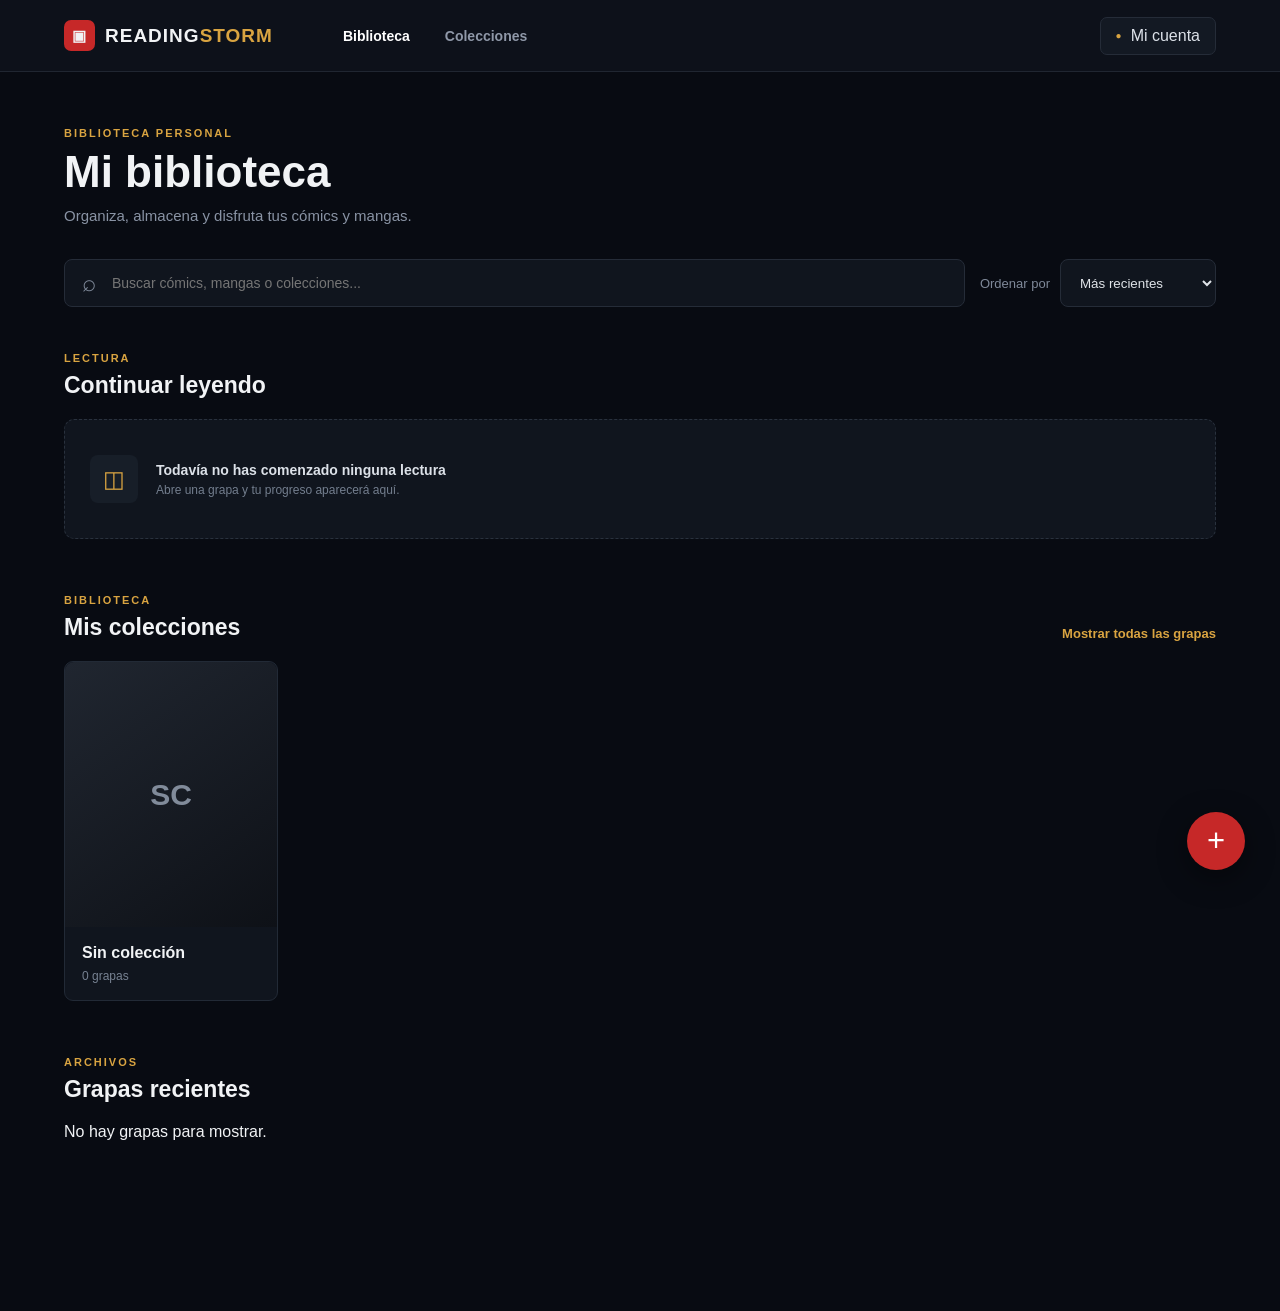
<file: PIA_Progra/index.html>
<!DOCTYPE html>
<html lang="es">

<head>
    <meta charset="UTF-8">
    <meta name="viewport" content="width=device-width, initial-scale=1.0">

    <title>Reading Storm</title>

    <link rel="stylesheet" href="css/index.css">
</head>

<body>

<!-- ===================================================== 
     NAVEGACIÓN 
====================================================== --> 

<header class="navbar"> 

    <div class="navbar-logo"> 
        <span class="logo-icon">▣</span> 
        <span>READING<span>STORM</span></span> 
    </div> 

    <nav class="navbar-menu"> 
        <a href="#" class="active">Biblioteca</a> 
        <a href="#">Colecciones</a> 
    </nav> 

    <div class="navbar-user"> 

        <a 
            href="usuario.html" 
            class="user-button" 
            title="Mi cuenta"
        > 
            <span class="user-icon">●</span> 
            <span>Mi cuenta</span> 
        </a>

    </div> 

</header>

    <!-- =====================================================
         CONTENIDO PRINCIPAL
    ====================================================== -->

    <main class="main-container">

        <!-- ENCABEZADO -->

        <section class="library-header">

            <div>
                <p class="section-label">BIBLIOTECA PERSONAL</p>

                <h1>Mi biblioteca</h1>

                <p class="library-description">
                    Organiza, almacena y disfruta tus cómics y mangas.
                </p>
            </div>

        </section>


        <!-- =================================================
             BUSCADOR Y ORDENAMIENTO
        ================================================== -->

        <section class="library-tools">

            <div class="search-container">

                <span class="search-icon">⌕</span>

                <input
                    type="text"
                    id="input-busqueda"
                    placeholder="Buscar cómics, mangas o colecciones..."
                    autocomplete="off"
                >

            </div>

            <div class="sort-container">

                <label for="select-ordenar">
                    Ordenar por
                </label>

                <select id="select-ordenar">

                    <option value="recientes">
                        Más recientes
                    </option>

                    <option value="nombre">
                        Nombre
                    </option>

                    <option value="numero">
                        Número de grapa
                    </option>

                    <option value="lectura">
                        Estado de lectura
                    </option>

                </select>

            </div>

        </section>


<!-- =================================================
     CONTINUAR LEYENDO
================================================== -->

<section
    class="continue-section"
    id="continue-section"
>

    <div class="section-heading">

        <div>

            <p class="section-label">
                LECTURA
            </p>

            <h2>
                Continuar leyendo
            </h2>

        </div>

    </div>


    <!--
        JavaScript genera aquí la última
        grapa que haya sido abierta.
    -->

    <div id="continue-container">

        <div class="continue-empty">

            <span>◫</span>

            <div>

                <strong>
                    Todavía no has comenzado ninguna lectura
                </strong>

                <p>
                    Abre una grapa y tu progreso aparecerá aquí.
                </p>

            </div>

        </div>

    </div>

</section>


        <!-- =================================================
             COLECCIONES
        ================================================== -->

        <section class="collections-section">

<div class="section-heading collections-heading">

    <div>

        <p class="section-label">
            BIBLIOTECA
        </p>

        <h2>
            Mis colecciones
        </h2>

    </div>


    <button
        class="text-button"
        id="btn-ver-todas-grapas"
        type="button"
    >
        Mostrar todas las grapas
    </button>

</div>


            <div
                class="collections-grid"
                id="collections-grid"
            >

                <!-- Las colecciones se generan desde JavaScript -->

            </div>

        </section>


        <!-- =================================================
             GRAPAS RECIENTES
        ================================================== -->

        <section class="recent-section">

            <div class="section-heading">

                <div>
                    <p class="section-label">ARCHIVOS</p>

                    <h2>Grapas recientes</h2>
                </div>

            </div>


            <div
                class="comics-grid"
                id="recent-comics-grid"
            >

                <!-- Las grapas se generan desde JavaScript -->

            </div>

        </section>

    </main>


    <!-- =====================================================
         BOTÓN +
    ====================================================== -->

    <div class="add-container">

        <div
            class="add-menu"
            id="add-menu"
        >

            <button
                class="add-option"
                id="btn-subir-grapa"
            >

                <span class="add-option-icon">
                    ↑
                </span>

                <span>
                    <strong>Subir archivo</strong>
                    <small>CBR o CBZ</small>
                </span>

            </button>


            <button
                class="add-option"
                id="btn-crear-grapa"
            >

                <span class="add-option-icon">
                    ＋
                </span>

                <span>
                    <strong>Crear nueva grapa</strong>
                    <small>Desde imágenes</small>
                </span>

            </button>


            <button
                class="add-option"
                id="btn-crear-coleccion"
            >

                <span class="add-option-icon">
                    ▣
                </span>

                <span>
                    <strong>Nueva colección</strong>
                    <small>Organiza tus grapas</small>
                </span>

            </button>

        </div>


        <button
            class="floating-add-button"
            id="btn-add"
            aria-label="Agregar"
        >
            +
        </button>

    </div>


    <!-- =====================================================
         PANEL: SUBIR GRAPA
    ====================================================== -->

    <div
        class="modal-overlay"
        id="upload-overlay"
    >

        <section
            class="upload-panel"
            id="upload-panel"
        >

            <button
                class="close-button"
                id="btn-cerrar-upload"
                aria-label="Cerrar"
            >
                ×
            </button>


            <div class="panel-header">

                <p class="section-label">
                    NUEVA GRAPA
                </p>

                <h2>Subir archivo</h2>

                <p>
                    Agrega un archivo CBR o CBZ a tu biblioteca.
                </p>

            </div>


            <!-- ARCHIVO -->

            <div class="form-group">

                <label>
                    Archivo
                </label>

                <label
                    class="file-drop-zone"
                    for="input-archivo"
                >

                    <span class="upload-icon">
                        ↑
                    </span>

                    <strong id="file-name">
                        Selecciona un archivo CBR o CBZ
                    </strong>

                    <small>
                        Formatos aceptados: .cbr y .cbz
                    </small>

                    <input
                        type="file"
                        id="input-archivo"
                        accept=".cbr,.cbz"
                    >

                </label>

            </div>


            <!-- NOMBRE -->

            <div class="form-group">

                <label for="input-nombre">
                    Nombre de la grapa
                </label>

                <input
                    type="text"
                    id="input-nombre"
                    placeholder="Nombre de la grapa"
                >

                <small class="input-help">
                    Por defecto se utilizará el nombre del archivo.
                </small>

            </div>


            <!-- COLECCIÓN -->

            <div class="form-group">

                <label for="select-coleccion">
                    Colección
                </label>

                <select id="select-coleccion">

                    <option value="sin-coleccion">
                        Sin colección
                    </option>

                    <option value="nueva-coleccion">
                        + Nueva colección
                    </option>

                </select>

            </div>


            <!-- DATOS DE NUEVA COLECCIÓN -->

            <div
                class="new-collection-box"
                id="new-collection-box"
            >

                <div class="new-collection-title">

                    <span>+</span>

                    <div>
                        <strong>
                            Crear nueva colección
                        </strong>

                        <small>
                            La grapa se agregará a ella automáticamente.
                        </small>
                    </div>

                </div>


                <div class="form-group">

                    <label for="input-coleccion-nombre">
                        Nombre de la colección
                    </label>

                    <input
                        type="text"
                        id="input-coleccion-nombre"
                        placeholder="Ej. Spider-Man"
                    >

                </div>


                <div class="form-group">

                    <label for="input-portada-coleccion">
                        Portada de la colección
                    </label>

                    <label
                        class="image-upload"
                        for="input-portada-coleccion"
                    >

                        <span>
                            Seleccionar imagen
                        </span>

                        <small>
                            JPG, JPEG o PNG
                        </small>

                        <input
                            type="file"
                            id="input-portada-coleccion"
                            accept=".jpg,.jpeg,.png,image/jpeg,image/png"
                        >

                    </label>

                </div>

            </div>


            <!-- NÚMERO -->

            <div
                class="form-group"
                id="numero-container"
            >

                <label for="input-numero">
                    Número de grapa
                </label>

                <input
                    type="number"
                    id="input-numero"
                    min="1"
                    placeholder="Ej. 734"
                    disabled
                >

                <small class="input-help">
                    Puedes utilizar la numeración legado para
                    mantener una continuidad entre diferentes títulos.
                </small>

            </div>


            <!-- ACCIONES -->

            <div class="panel-actions">

                <button
                    class="secondary-button"
                    id="btn-cancelar-upload"
                >
                    Cancelar
                </button>

                <button
                    class="primary-button"
                    id="btn-guardar-grapa"
                >
                    Guardar grapa
                </button>

            </div>

        </section>

    </div>


    <!-- =====================================================
         SWEET ALERT
    ====================================================== -->

    <div
        class="sweet-overlay"
        id="sweet-overlay"
    >

        <div
            class="sweet-alert"
            id="sweet-alert"
        >

            <div
                class="sweet-icon"
                id="sweet-icon"
            >
                ✓
            </div>

            <h3 id="sweet-title">
                ¡Bien hecho!
            </h3>

            <p id="sweet-message">
                Operación realizada correctamente.
            </p>

<div class="sweet-actions">

    <button
        class="secondary-button sweet-cancel-button"
        id="sweet-cancel-button"
        type="button"
    >
        Cancelar
    </button>

    <button
        class="primary-button sweet-button"
        id="sweet-button"
        type="button"
    >
        Continuar
    </button>

</div>

        </div>

    </div>


    <script src="js/index.js"></script>

</body>

</html>
</file>
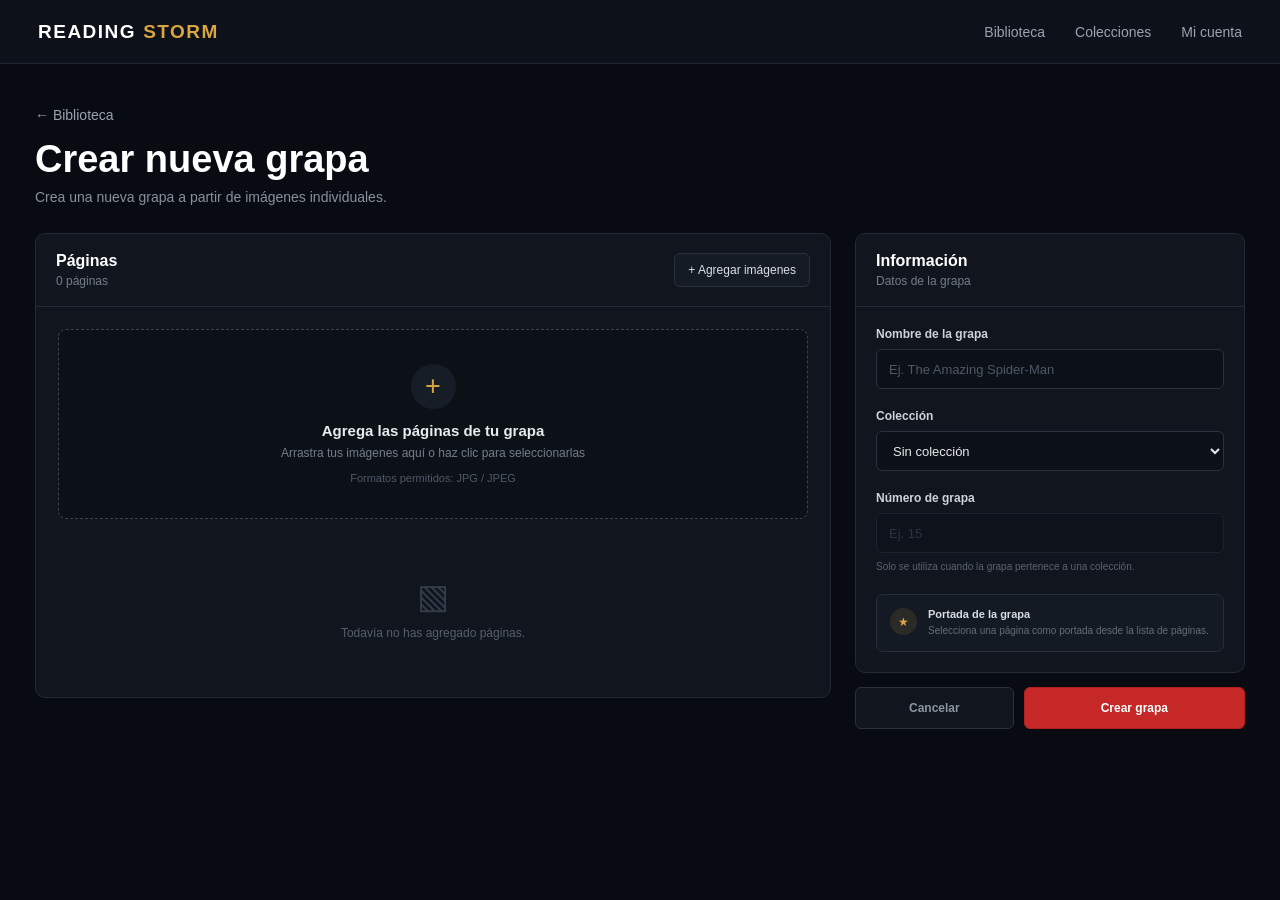
<file: PIA_Progra/creargrapa.html>
<!DOCTYPE html>
<html lang="es">

<head>
    <meta charset="UTF-8">
    <meta name="viewport" content="width=device-width, initial-scale=1.0">

    <title>Crear grapa | READING STORM</title>

    <link rel="stylesheet" href="css/creargrapa.css">
</head>

<body>

    <!-- ================================
         BARRA DE NAVEGACIÓN
    ================================= -->

    <nav class="navbar">

        <div class="navbar-logo">
            <span>READING</span>
            <strong>STORM</strong>
        </div>

        <div class="navbar-links">

            <a href="index.html">
                Biblioteca
            </a>

            <a href="index.html#colecciones">
                Colecciones
            </a>

            <a href="#">
                Mi cuenta
            </a>

        </div>

    </nav>


    <!-- ================================
         CONTENIDO PRINCIPAL
    ================================= -->

    <main class="crear-container">

        <!-- ENCABEZADO -->

        <header class="crear-header">

            <div>

                <button
                    type="button"
                    class="btn-regresar"
                    id="btn-regresar">

                    ← Biblioteca

                </button>

                <h1>Crear nueva grapa</h1>

                <p>
                    Crea una nueva grapa a partir de imágenes individuales.
                </p>

            </div>

        </header>


        <!-- ================================
             EDITOR
        ================================= -->

        <section class="editor-grid">


            <!-- ================================
                 COLUMNA IZQUIERDA
            ================================= -->

            <div class="editor-left">

                <!-- CARGA DE PÁGINAS -->

                <section class="panel paginas-panel">

                    <div class="panel-header">

                        <div>

                            <h2>Páginas</h2>

                            <span id="contador-paginas">
                                0 páginas
                            </span>

                        </div>

                        <button
                            type="button"
                            class="btn-secundario"
                            id="btn-agregar-imagenes">

                            + Agregar imágenes

                        </button>

                    </div>


                    <!-- INPUT REAL -->

                    <input
                        type="file"
                        id="input-imagenes"
                        accept=".jpg,.jpeg"
                        multiple
                        hidden>


                    <!-- ZONA DRAG & DROP -->

                    <div
                        class="drop-zone"
                        id="drop-zone">

                        <div class="drop-icon">
                            +
                        </div>

                        <h3>
                            Agrega las páginas de tu grapa
                        </h3>

                        <p>
                            Arrastra tus imágenes aquí o haz clic para seleccionarlas
                        </p>

                        <span>
                            Formatos permitidos: JPG / JPEG
                        </span>

                    </div>


                    <!-- LISTA DE PÁGINAS -->

                    <div
                        class="paginas-grid"
                        id="paginas-grid">

                        <!-- Las páginas se generan mediante JavaScript -->

                        <div
                            class="sin-paginas"
                            id="sin-paginas">

                            <div class="sin-paginas-icon">
                                ▧
                            </div>

                            <p>
                                Todavía no has agregado páginas.
                            </p>

                        </div>

                    </div>

                </section>

            </div>


            <!-- ================================
                 COLUMNA DERECHA
            ================================= -->

            <aside class="editor-right">


                <!-- ================================
                     INFORMACIÓN DE LA GRAPA
                ================================= -->

                <section class="panel informacion-panel">

                    <div class="panel-header simple">

                        <div>

                            <h2>Información</h2>

                            <span>
                                Datos de la grapa
                            </span>

                        </div>

                    </div>


                    <!-- NOMBRE -->

                    <div class="form-group">

                        <label for="nombre-grapa">
                            Nombre de la grapa
                        </label>

                        <input
                            type="text"
                            id="nombre-grapa"
                            placeholder="Ej. The Amazing Spider-Man"
                            maxlength="120">

                    </div>


                    <!-- COLECCIÓN -->

                    <div class="form-group">

                        <label for="select-coleccion">
                            Colección
                        </label>

                        <select id="select-coleccion">

                            <option value="sin-coleccion">
                                Sin colección
                            </option>

                            <!-- Las colecciones se agregan mediante JS -->

                            <option value="nueva-coleccion">
                                + Nueva colección
                            </option>

                        </select>

                    </div>


                    <!-- NUEVA COLECCIÓN -->

                    <div
                        class="new-collection-box"
                        id="new-collection-box">

                        <div class="new-collection-header">

                            <div>

                                <strong>
                                    Nueva colección
                                </strong>

                                <span>
                                    Se creará junto con esta grapa.
                                </span>

                            </div>

                        </div>


                        <!-- NOMBRE DE COLECCIÓN -->

                        <div class="form-group">

                            <label for="nombre-coleccion">
                                Nombre de la colección
                            </label>

                            <input
                                type="text"
                                id="nombre-coleccion"
                                placeholder="Ej. Spider-Man"
                                maxlength="120">

                        </div>


                        <!-- PORTADA DE COLECCIÓN -->

                        <div class="form-group">

                            <label for="input-portada">
                                Portada de la colección
                            </label>

                            <input
                                type="file"
                                id="input-portada"
                                accept=".jpg,.jpeg">

                            <small>
                                JPG o JPEG.
                            </small>

                        </div>

                    </div>


                    <!-- NÚMERO -->

                    <div class="form-group">

                        <label for="numero-grapa">
                            Número de grapa
                        </label>

                        <input
                            type="number"
                            id="numero-grapa"
                            min="1"
                            placeholder="Ej. 15"
                            disabled>

                        <small id="numero-ayuda">
                            Solo se utiliza cuando la grapa pertenece a una colección.
                        </small>

                    </div>


                    <!-- PORTADA -->

                    <div class="portada-info">

                        <div class="portada-info-icon">
                            ★
                        </div>

                        <div>

                            <strong>
                                Portada de la grapa
                            </strong>

                            <p>
                                Selecciona una página como portada desde la lista de páginas.
                            </p>

                        </div>

                    </div>

                </section>


                <!-- ================================
                     ACCIONES
                ================================= -->

                <section class="acciones-panel">

                    <button
                        type="button"
                        class="btn-cancelar"
                        id="btn-cancelar">

                        Cancelar

                    </button>

                    <button
                        type="button"
                        class="btn-crear"
                        id="btn-crear">

                        Crear grapa

                    </button>

                </section>

            </aside>

        </section>

    </main>


    <!-- ================================
         ALERTA PERSONALIZADA
    ================================= -->

    <div
        class="alert-overlay"
        id="alert-overlay">

        <div
            class="alert-box"
            id="alert-box">

            <div
                class="alert-icon"
                id="alert-icon">
            </div>

            <h3 id="alert-title">
                Título
            </h3>

            <p id="alert-message">
                Mensaje
            </p>

            <button
                type="button"
                id="alert-button">

                Continuar

            </button>

        </div>

    </div>


    <script src="js/creargrapa.js"></script>

</body>

</html>
</file>
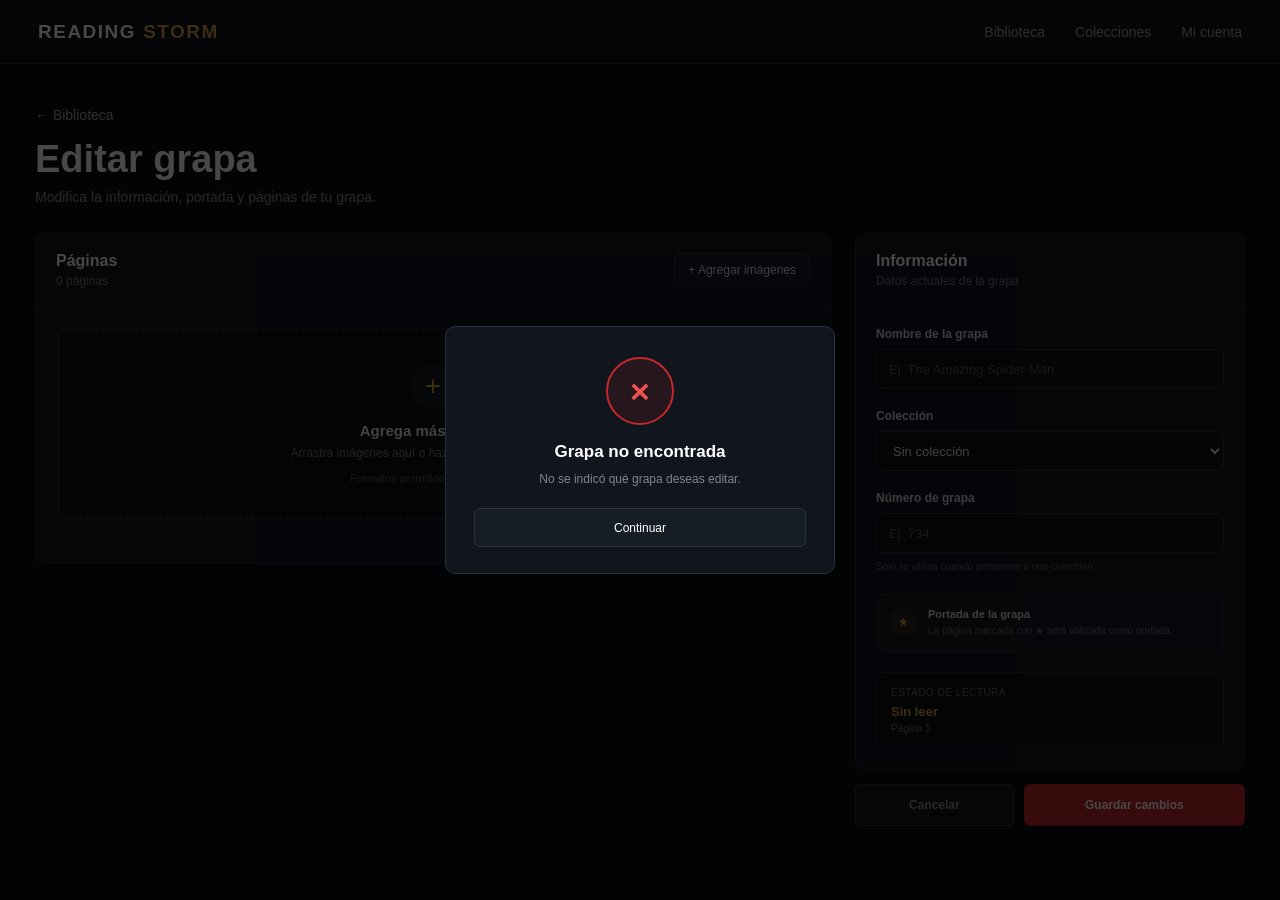
<file: PIA_Progra/editargrapa.html>
<!DOCTYPE html>
<html lang="es">

<head>

    <meta charset="UTF-8">

    <meta
        name="viewport"
        content="width=device-width, initial-scale=1.0"
    >

    <title>Editar grapa | READING STORM</title>

    <link
        rel="stylesheet"
        href="css/editargrapa.css"
    >

</head>

<body>


    <!-- =================================
         NAVEGACIÓN
    ================================== -->

    <nav class="navbar">

        <div class="navbar-logo">

            <span>READING</span>
            <strong>STORM</strong>

        </div>


        <div class="navbar-links">

            <a href="index.html">
                Biblioteca
            </a>

            <a href="index.html#colecciones">
                Colecciones
            </a>

            <a href="#">
                Mi cuenta
            </a>

        </div>

    </nav>


    <!-- =================================
         CONTENIDO
    ================================== -->

    <main class="editar-container">


        <!-- ENCABEZADO -->

        <header class="editar-header">

            <div>

                <button
                    type="button"
                    class="btn-regresar"
                    id="btn-regresar"
                >
                    ← Biblioteca
                </button>

                <h1>
                    Editar grapa
                </h1>

                <p>
                    Modifica la información, portada y páginas de tu grapa.
                </p>

            </div>

        </header>


        <!-- =================================
             EDITOR
        ================================== -->

        <section class="editor-grid">


            <!-- =================================
                 IZQUIERDA
            ================================== -->

            <div class="editor-left">

                <section class="panel paginas-panel">


                    <!-- HEADER -->

                    <div class="panel-header">

                        <div>

                            <h2>
                                Páginas
                            </h2>

                            <span id="contador-paginas">
                                0 páginas
                            </span>

                        </div>


                        <button
                            type="button"
                            class="btn-secundario"
                            id="btn-agregar-imagenes"
                        >
                            + Agregar imágenes
                        </button>

                    </div>


                    <!-- INPUT -->

                    <input
                        type="file"
                        id="input-imagenes"
                        accept=".jpg,.jpeg"
                        multiple
                        hidden
                    >


                    <!-- DROP -->

                    <div
                        class="drop-zone"
                        id="drop-zone"
                    >

                        <div class="drop-icon">
                            +
                        </div>

                        <h3>
                            Agrega más páginas
                        </h3>

                        <p>
                            Arrastra imágenes aquí o haz clic para seleccionarlas
                        </p>

                        <span>
                            Formatos permitidos: JPG / JPEG
                        </span>

                    </div>


                    <!-- PÁGINAS -->

                    <div
                        class="paginas-grid"
                        id="paginas-grid"
                    >
                    </div>

                </section>

            </div>


            <!-- =================================
                 DERECHA
            ================================== -->

            <aside class="editor-right">


                <!-- INFORMACIÓN -->

                <section class="panel informacion-panel">

                    <div class="panel-header simple">

                        <div>

                            <h2>
                                Información
                            </h2>

                            <span>
                                Datos actuales de la grapa
                            </span>

                        </div>

                    </div>


                    <!-- NOMBRE -->

                    <div class="form-group">

                        <label for="nombre-grapa">
                            Nombre de la grapa
                        </label>

                        <input
                            type="text"
                            id="nombre-grapa"
                            maxlength="120"
                            placeholder="Ej. The Amazing Spider-Man"
                        >

                    </div>


                    <!-- COLECCIÓN -->

                    <div class="form-group">

                        <label for="select-coleccion">
                            Colección
                        </label>

                        <select id="select-coleccion">

                            <option value="sin-coleccion">
                                Sin colección
                            </option>

                            <option value="nueva-coleccion">
                                + Nueva colección
                            </option>

                        </select>

                    </div>


                    <!-- NUEVA COLECCIÓN -->

                    <div
                        class="new-collection-box"
                        id="new-collection-box"
                    >

                        <div class="new-collection-header">

                            <div>

                                <strong>
                                    Nueva colección
                                </strong>

                                <span>
                                    La grapa será movida a esta nueva colección.
                                </span>

                            </div>

                        </div>


                        <div class="form-group">

                            <label for="nombre-coleccion">
                                Nombre de la colección
                            </label>

                            <input
                                type="text"
                                id="nombre-coleccion"
                                maxlength="120"
                                placeholder="Ej. Spider-Man"
                            >

                        </div>


                        <div class="form-group">

                            <label for="input-portada">
                                Portada de la colección
                            </label>

                            <input
                                type="file"
                                id="input-portada"
                                accept=".jpg,.jpeg"
                            >

                            <small>
                                JPG o JPEG.
                            </small>

                        </div>

                    </div>


                    <!-- NÚMERO -->

                    <div class="form-group">

                        <label for="numero-grapa">
                            Número de grapa
                        </label>

                        <input
                            type="number"
                            id="numero-grapa"
                            min="1"
                            placeholder="Ej. 734"
                        >

                        <small>
                            Solo se utiliza cuando pertenece a una colección.
                        </small>

                    </div>


                    <!-- PORTADA -->

                    <div class="portada-info">

                        <div class="portada-info-icon">
                            ★
                        </div>

                        <div>

                            <strong>
                                Portada de la grapa
                            </strong>

                            <p>
                                La página marcada con ★ será utilizada como portada.
                            </p>

                        </div>

                    </div>


                    <!-- PROGRESO -->

                    <div class="estado-info">

                        <span>
                            Estado de lectura
                        </span>

                        <strong id="estado-lectura">
                            Sin leer
                        </strong>

                        <p id="progreso-lectura">
                            Página 1
                        </p>

                    </div>

                </section>


                <!-- ACCIONES -->

                <section class="acciones-panel">

                    <button
                        type="button"
                        class="btn-cancelar"
                        id="btn-cancelar"
                    >
                        Cancelar
                    </button>

                    <button
                        type="button"
                        class="btn-guardar"
                        id="btn-guardar"
                    >
                        Guardar cambios
                    </button>

                </section>

            </aside>

        </section>

    </main>


    <!-- =================================
         ALERTA
    ================================== -->

    <div
        class="alert-overlay"
        id="alert-overlay"
    >

        <div class="alert-box">

            <div
                class="alert-icon"
                id="alert-icon"
            >
            </div>

            <h3 id="alert-title">
                Título
            </h3>

            <p id="alert-message">
                Mensaje
            </p>

            <button
                type="button"
                id="alert-button"
            >
                Continuar
            </button>

        </div>

    </div>


    <script src="js/editargrapa.js"></script>

</body>

</html>
</file>
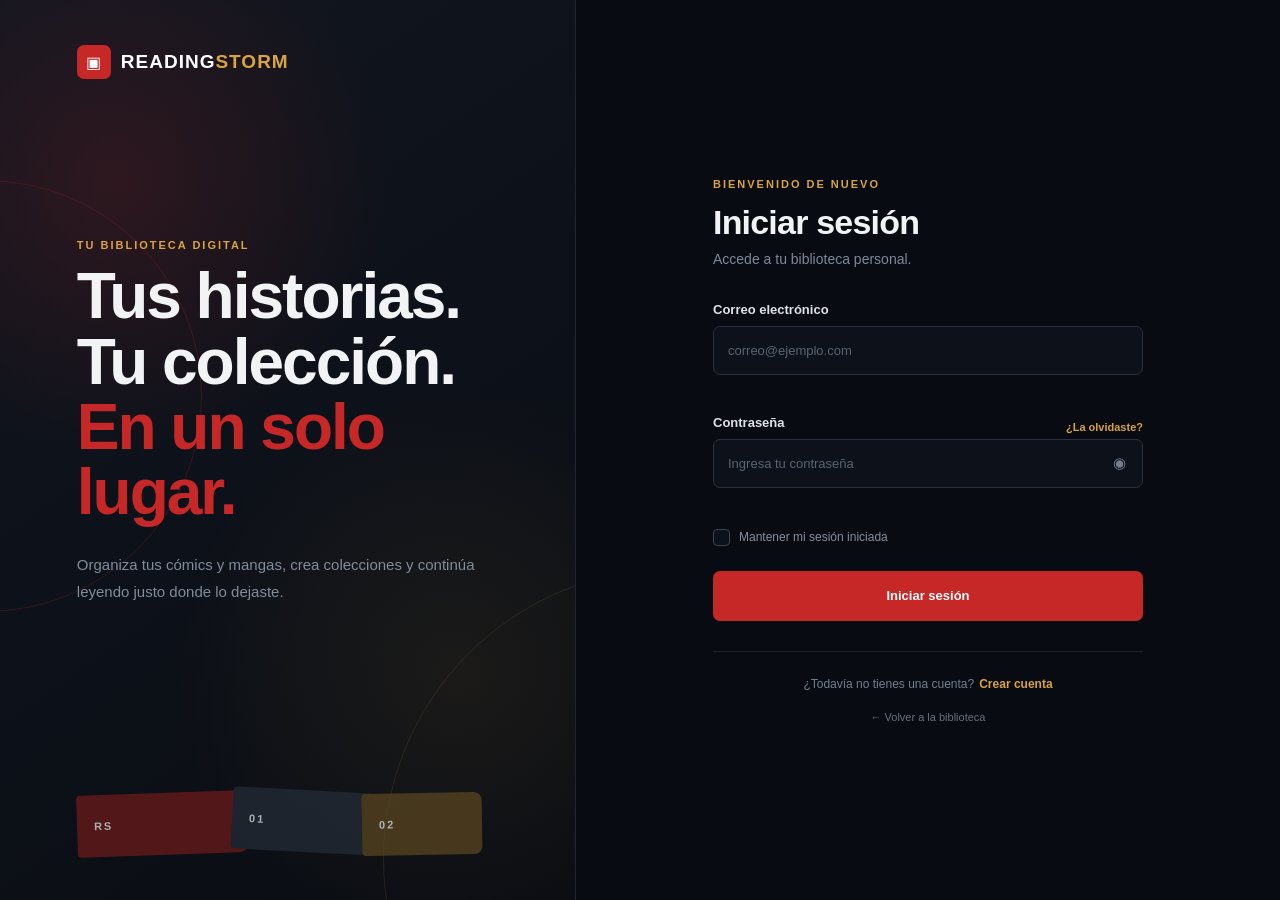
<file: PIA_Progra/iniciar.html>
<!DOCTYPE html>
<html lang="es">

<head>

    <meta charset="UTF-8">

    <meta
        name="viewport"
        content="width=device-width, initial-scale=1.0"
    >

    <title>Iniciar sesión | Reading Storm</title>

    <link
        rel="stylesheet"
        href="css/acceso.css"
    >

</head>


<body>

    <main class="access-page">


        <!-- =================================================
             LADO VISUAL
        ================================================== -->

        <section class="access-hero">

            <div class="hero-content">

                <a
                    href="index.html"
                    class="brand"
                >

                    <span class="brand-icon">
                        ▣
                    </span>

                    <span class="brand-name">
                        READING<span>STORM</span>
                    </span>

                </a>


                <div class="hero-message">

                    <p class="section-label">
                        TU BIBLIOTECA DIGITAL
                    </p>

                    <h1>
                        Tus historias.<br>
                        Tu colección.<br>
                        <span>En un solo lugar.</span>
                    </h1>

                    <p class="hero-description">
                        Organiza tus cómics y mangas,
                        crea colecciones y continúa
                        leyendo justo donde lo dejaste.
                    </p>

                </div>


                <div class="hero-decoration">

                    <div class="book book-one">
                        <span>RS</span>
                    </div>

                    <div class="book book-two">
                        <span>01</span>
                    </div>

                    <div class="book book-three">
                        <span>02</span>
                    </div>

                </div>

            </div>

        </section>


        <!-- =================================================
             INICIO DE SESIÓN
        ================================================== -->

        <section class="access-form-section">

            <div class="access-form-container">

                <div class="mobile-brand">

                    <span class="brand-icon">
                        ▣
                    </span>

                    <span class="brand-name">
                        READING<span>STORM</span>
                    </span>

                </div>


                <div class="form-heading">

                    <p class="section-label">
                        BIENVENIDO DE NUEVO
                    </p>

                    <h2>
                        Iniciar sesión
                    </h2>

                    <p>
                        Accede a tu biblioteca personal.
                    </p>

                </div>


                <form
                    id="form-iniciar"
                    novalidate
                >


                    <!-- CORREO -->

                    <div class="form-group">

                        <label for="input-correo">
                            Correo electrónico
                        </label>

                        <input
                            type="email"
                            id="input-correo"
                            placeholder="correo@ejemplo.com"
                            autocomplete="email"
                        >

                        <small
                            class="error-message"
                            id="error-correo"
                        >
                        </small>

                    </div>


                    <!-- CONTRASEÑA -->

                    <div class="form-group">

                        <div class="password-label">

                            <label for="input-contrasena">
                                Contraseña
                            </label>

                            <button
                                type="button"
                                class="forgot-button"
                                id="btn-olvide"
                            >
                                ¿La olvidaste?
                            </button>

                        </div>


                        <div class="password-container">

                            <input
                                type="password"
                                id="input-contrasena"
                                placeholder="Ingresa tu contraseña"
                                autocomplete="current-password"
                            >

                            <button
                                type="button"
                                class="show-password-button"
                                id="btn-mostrar-contrasena"
                                aria-label="Mostrar contraseña"
                            >
                                ◉
                            </button>

                        </div>

                        <small
                            class="error-message"
                            id="error-contrasena"
                        >
                        </small>

                    </div>


                    <!-- RECORDAR -->

                    <label class="remember-option">

                        <input
                            type="checkbox"
                            id="input-recordar"
                        >

                        <span class="custom-checkbox">
                            ✓
                        </span>

                        <span>
                            Mantener mi sesión iniciada
                        </span>

                    </label>


                    <!-- BOTÓN -->

                    <button
                        type="submit"
                        class="primary-button access-button"
                    >
                        Iniciar sesión
                    </button>


                </form>


                <!-- REGISTRO -->

                <div class="access-footer">

                    <span>
                        ¿Todavía no tienes una cuenta?
                    </span>

                    <a href="registrar.html">
                        Crear cuenta
                    </a>

                </div>


                <a
                    href="index.html"
                    class="back-library"
                >
                    ← Volver a la biblioteca
                </a>

            </div>

        </section>


    </main>


    <!-- =====================================================
         SWEET ALERT
    ====================================================== -->

    <div
        class="sweet-overlay"
        id="sweet-overlay"
    >

        <div
            class="sweet-alert"
            id="sweet-alert"
        >

            <div
                class="sweet-icon"
                id="sweet-icon"
            >
                ✓
            </div>

            <h3 id="sweet-title">
                ¡Bienvenido!
            </h3>

            <p id="sweet-message">
                Sesión iniciada correctamente.
            </p>

            <button
                type="button"
                class="primary-button"
                id="sweet-button"
            >
                Continuar
            </button>

        </div>

    </div>


    <script src="js/iniciar.js"></script>

</body>

</html>
</file>
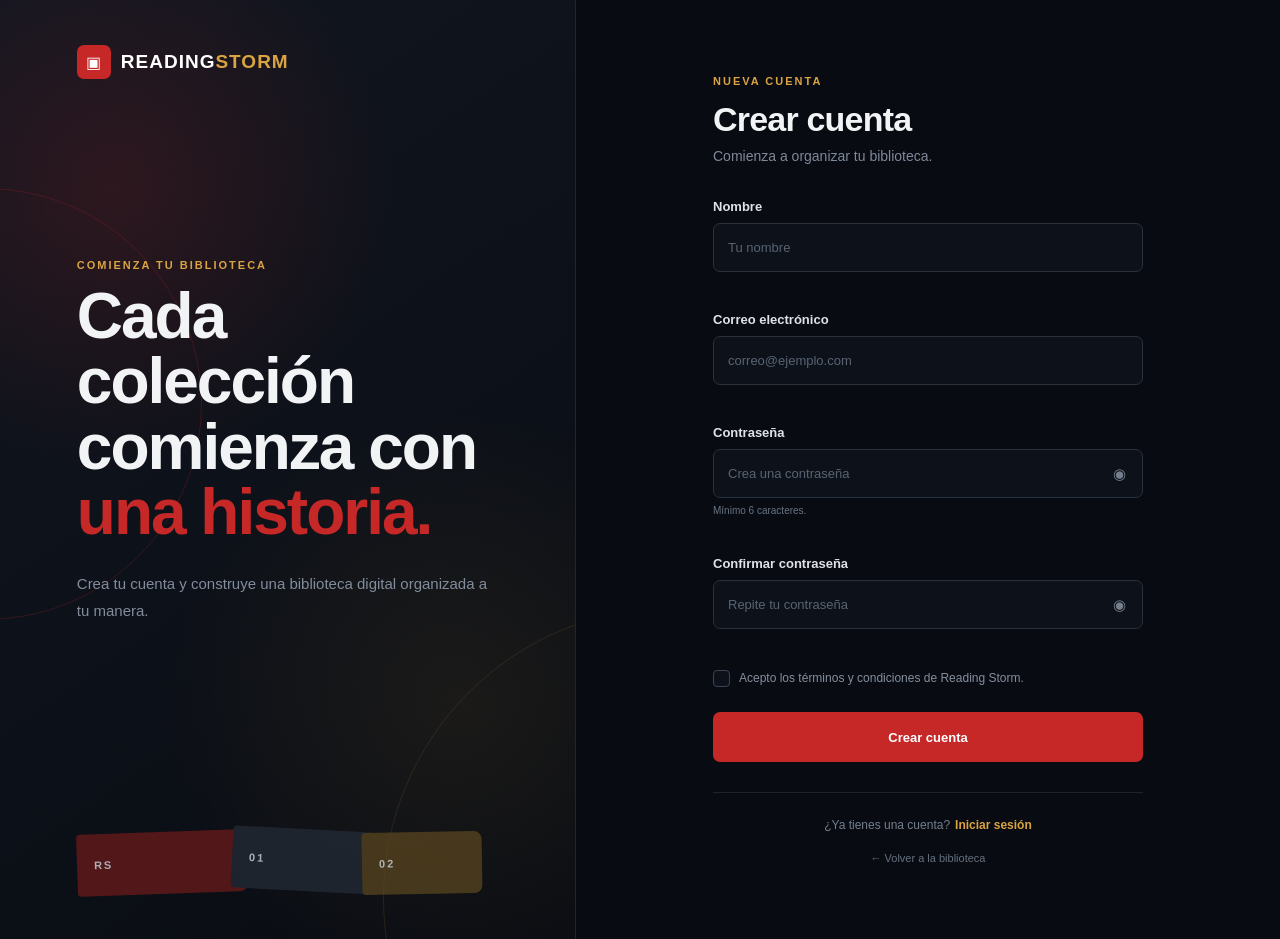
<file: PIA_Progra/registrar.html>
<!DOCTYPE html>
<html lang="es">

<head>

    <meta charset="UTF-8">

    <meta
        name="viewport"
        content="width=device-width, initial-scale=1.0"
    >

    <title>Crear cuenta | Reading Storm</title>

    <link
        rel="stylesheet"
        href="css/acceso.css"
    >

</head>


<body>

    <main class="access-page">


        <!-- =================================================
             LADO VISUAL
        ================================================== -->

        <section class="access-hero">

            <div class="hero-content">

                <a
                    href="index.html"
                    class="brand"
                >

                    <span class="brand-icon">
                        ▣
                    </span>

                    <span class="brand-name">
                        READING<span>STORM</span>
                    </span>

                </a>


                <div class="hero-message">

                    <p class="section-label">
                        COMIENZA TU BIBLIOTECA
                    </p>

                    <h1>
                        Cada colección<br>
                        comienza con<br>
                        <span>una historia.</span>
                    </h1>

                    <p class="hero-description">
                        Crea tu cuenta y construye una
                        biblioteca digital organizada a
                        tu manera.
                    </p>

                </div>


                <div class="hero-decoration">

                    <div class="book book-one">
                        <span>RS</span>
                    </div>

                    <div class="book book-two">
                        <span>01</span>
                    </div>

                    <div class="book book-three">
                        <span>02</span>
                    </div>

                </div>

            </div>

        </section>


        <!-- =================================================
             REGISTRO
        ================================================== -->

        <section class="access-form-section">

            <div class="access-form-container register-container">


                <div class="mobile-brand">

                    <span class="brand-icon">
                        ▣
                    </span>

                    <span class="brand-name">
                        READING<span>STORM</span>
                    </span>

                </div>


                <div class="form-heading">

                    <p class="section-label">
                        NUEVA CUENTA
                    </p>

                    <h2>
                        Crear cuenta
                    </h2>

                    <p>
                        Comienza a organizar tu biblioteca.
                    </p>

                </div>


                <form
                    id="form-registrar"
                    novalidate
                >


                    <!-- NOMBRE -->

                    <div class="form-group">

                        <label for="input-nombre">
                            Nombre
                        </label>

                        <input
                            type="text"
                            id="input-nombre"
                            placeholder="Tu nombre"
                            autocomplete="name"
                        >

                        <small
                            class="error-message"
                            id="error-nombre"
                        >
                        </small>

                    </div>


                    <!-- CORREO -->

                    <div class="form-group">

                        <label for="input-correo">
                            Correo electrónico
                        </label>

                        <input
                            type="email"
                            id="input-correo"
                            placeholder="correo@ejemplo.com"
                            autocomplete="email"
                        >

                        <small
                            class="error-message"
                            id="error-correo"
                        >
                        </small>

                    </div>


                    <!-- CONTRASEÑA -->

                    <div class="form-group">

                        <label for="input-contrasena">
                            Contraseña
                        </label>


                        <div class="password-container">

                            <input
                                type="password"
                                id="input-contrasena"
                                placeholder="Crea una contraseña"
                                autocomplete="new-password"
                            >

                            <button
                                type="button"
                                class="show-password-button"
                                id="btn-mostrar-contrasena"
                                aria-label="Mostrar contraseña"
                            >
                                ◉
                            </button>

                        </div>


                        <small class="input-help">
                            Mínimo 6 caracteres.
                        </small>

                        <small
                            class="error-message"
                            id="error-contrasena"
                        >
                        </small>

                    </div>


                    <!-- CONFIRMAR -->

                    <div class="form-group">

                        <label for="input-confirmar">
                            Confirmar contraseña
                        </label>


                        <div class="password-container">

                            <input
                                type="password"
                                id="input-confirmar"
                                placeholder="Repite tu contraseña"
                                autocomplete="new-password"
                            >

                            <button
                                type="button"
                                class="show-password-button"
                                id="btn-mostrar-confirmar"
                                aria-label="Mostrar contraseña"
                            >
                                ◉
                            </button>

                        </div>


                        <small
                            class="error-message"
                            id="error-confirmar"
                        >
                        </small>

                    </div>


                    <!-- TÉRMINOS -->

                    <label class="remember-option terms-option">

                        <input
                            type="checkbox"
                            id="input-terminos"
                        >

                        <span class="custom-checkbox">
                            ✓
                        </span>

                        <span>
                            Acepto los términos y condiciones
                            de Reading Storm.
                        </span>

                    </label>


                    <!-- BOTÓN -->

                    <button
                        type="submit"
                        class="primary-button access-button"
                    >
                        Crear cuenta
                    </button>


                </form>


                <!-- LOGIN -->

                <div class="access-footer">

                    <span>
                        ¿Ya tienes una cuenta?
                    </span>

                    <a href="iniciar.html">
                        Iniciar sesión
                    </a>

                </div>


                <a
                    href="index.html"
                    class="back-library"
                >
                    ← Volver a la biblioteca
                </a>

            </div>

        </section>


    </main>


    <!-- =====================================================
         SWEET ALERT
    ====================================================== -->

    <div
        class="sweet-overlay"
        id="sweet-overlay"
    >

        <div
            class="sweet-alert"
            id="sweet-alert"
        >

            <div class="sweet-icon">
                ✓
            </div>

            <h3>
                ¡Cuenta creada!
            </h3>

            <p>
                Tu cuenta de Reading Storm está lista.
            </p>

            <button
                type="button"
                class="primary-button"
                id="sweet-button"
            >
                Ir a mi biblioteca
            </button>

        </div>

    </div>


    <script src="js/registrar.js"></script>

</body>

</html>
</file>
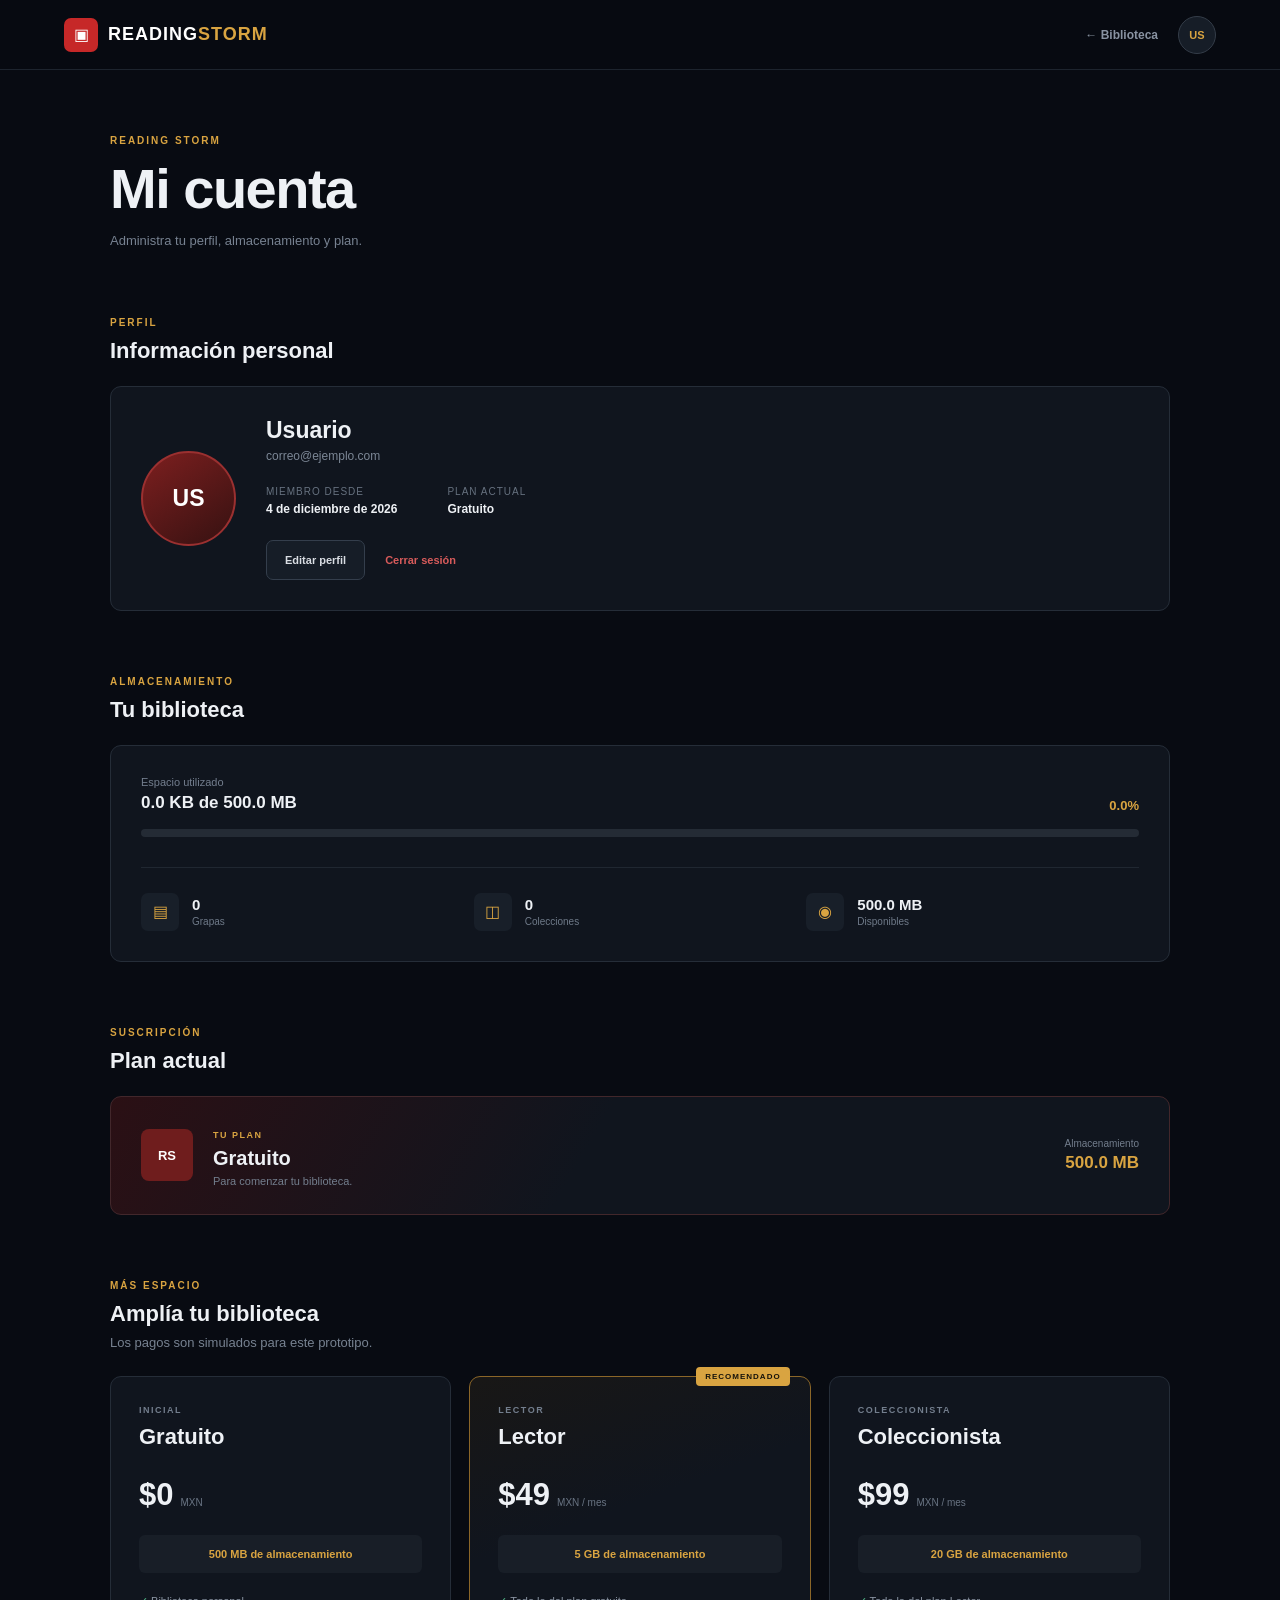
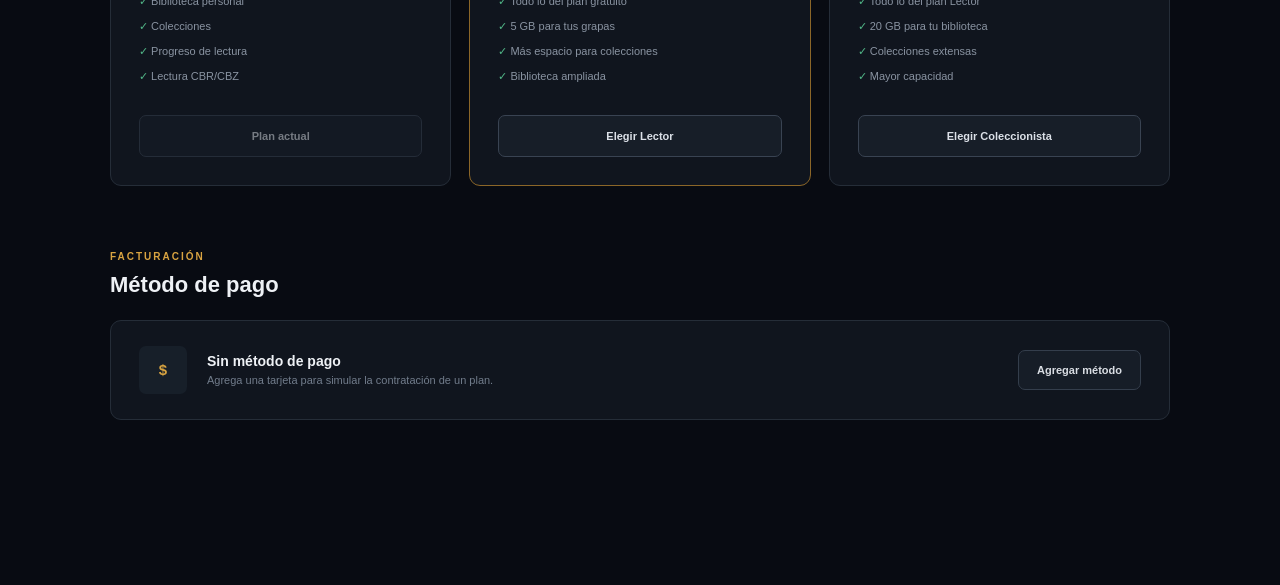
<file: PIA_Progra/usuario.html>
<!DOCTYPE html>
<html lang="es">

<head>

    <meta charset="UTF-8">

    <meta
        name="viewport"
        content="width=device-width, initial-scale=1.0"
    >

    <title>Mi cuenta | Reading Storm</title>

    <link
        rel="stylesheet"
        href="css/usuario.css"
    >

</head>


<body>

    <!-- =====================================================
         HEADER
    ====================================================== -->

    <header class="main-header">

        <a
            href="index.html"
            class="brand"
        >

            <span class="brand-icon">
                ▣
            </span>

            <span class="brand-name">
                READING<span>STORM</span>
            </span>

        </a>


        <nav class="header-actions">

            <a
                href="index.html"
                class="library-button"
            >
                ← Biblioteca
            </a>

            <button
                type="button"
                class="avatar-button"
                id="avatar-button"
            >
                RS
            </button>

        </nav>

    </header>


    <!-- =====================================================
         CONTENIDO
    ====================================================== -->

    <main class="account-page">


        <!-- =================================================
             ENCABEZADO
        ================================================== -->

        <section class="account-heading">

            <div>

                <p class="section-label">
                    READING STORM
                </p>

                <h1>
                    Mi cuenta
                </h1>

                <p class="heading-description">
                    Administra tu perfil, almacenamiento
                    y plan.
                </p>

            </div>

        </section>


        <!-- =================================================
             PERFIL
        ================================================== -->

        <section class="account-section">

            <div class="section-title">

                <div>

                    <p class="section-label">
                        PERFIL
                    </p>

                    <h2>
                        Información personal
                    </h2>

                </div>

            </div>


            <div class="profile-card">

                <div class="profile-avatar">

                    <span id="profile-initials">
                        RS
                    </span>

                </div>


                <div class="profile-information">

                    <div class="profile-main">

                        <h3 id="profile-name">
                            Usuario
                        </h3>

                        <p id="profile-email">
                            correo@ejemplo.com
                        </p>

                    </div>


                    <div class="profile-data">

                        <div>

                            <span class="data-label">
                                Miembro desde
                            </span>

                            <strong id="profile-date">
                                —
                            </strong>

                        </div>


                        <div>

                            <span class="data-label">
                                Plan actual
                            </span>

                            <strong id="profile-plan">
                                Gratuito
                            </strong>

                        </div>

                    </div>


                    <div class="profile-actions">

                        <button
                            type="button"
                            class="secondary-button"
                            id="btn-editar-perfil"
                        >
                            Editar perfil
                        </button>

                        <button
                            type="button"
                            class="danger-text-button"
                            id="btn-cerrar-sesion"
                        >
                            Cerrar sesión
                        </button>

                    </div>

                </div>

            </div>

        </section>


        <!-- =================================================
             ALMACENAMIENTO
        ================================================== -->

        <section class="account-section">

            <div class="section-title">

                <div>

                    <p class="section-label">
                        ALMACENAMIENTO
                    </p>

                    <h2>
                        Tu biblioteca
                    </h2>

                </div>

            </div>


            <div class="storage-card">

                <div class="storage-top">

                    <div>

                        <span class="storage-label">
                            Espacio utilizado
                        </span>

                        <strong id="storage-text">
                            0 MB de 500 MB
                        </strong>

                    </div>


                    <span
                        class="storage-percentage"
                        id="storage-percentage"
                    >
                        0%
                    </span>

                </div>


                <div class="storage-progress">

                    <div
                        class="storage-progress-bar"
                        id="storage-progress-bar"
                    >
                    </div>

                </div>


                <div class="storage-details">

                    <div class="storage-stat">

                        <span class="storage-stat-icon">
                            ▤
                        </span>

                        <div>

                            <strong id="comic-count">
                                0
                            </strong>

                            <span>
                                Grapas
                            </span>

                        </div>

                    </div>


                    <div class="storage-stat">

                        <span class="storage-stat-icon">
                            ◫
                        </span>

                        <div>

                            <strong id="collection-count">
                                0
                            </strong>

                            <span>
                                Colecciones
                            </span>

                        </div>

                    </div>


                    <div class="storage-stat">

                        <span class="storage-stat-icon">
                            ◉
                        </span>

                        <div>

                            <strong id="remaining-storage">
                                500 MB
                            </strong>

                            <span>
                                Disponibles
                            </span>

                        </div>

                    </div>

                </div>

            </div>

        </section>


        <!-- =================================================
             PLAN ACTUAL
        ================================================== -->

        <section class="account-section">

            <div class="section-title">

                <div>

                    <p class="section-label">
                        SUSCRIPCIÓN
                    </p>

                    <h2>
                        Plan actual
                    </h2>

                </div>

            </div>


            <article class="current-plan-card">

                <div class="current-plan-main">

                    <div class="plan-symbol">
                        RS
                    </div>


                    <div>

                        <span class="current-plan-label">
                            TU PLAN
                        </span>

                        <h3 id="current-plan-name">
                            Gratuito
                        </h3>

                        <p id="current-plan-description">
                            Para comenzar tu biblioteca.
                        </p>

                    </div>

                </div>


                <div class="current-plan-capacity">

                    <span>
                        Almacenamiento
                    </span>

                    <strong id="current-plan-storage">
                        500 MB
                    </strong>

                </div>

            </article>

        </section>


        <!-- =================================================
             PLANES
        ================================================== -->

        <section class="account-section plans-section">

            <div class="section-title">

                <div>

                    <p class="section-label">
                        MÁS ESPACIO
                    </p>

                    <h2>
                        Amplía tu biblioteca
                    </h2>

                    <p class="section-description">
                        Los pagos son simulados para
                        este prototipo.
                    </p>

                </div>

            </div>


            <div class="plans-grid">


                <!-- GRATUITO -->

                <article
                    class="plan-card"
                    data-plan="Gratuito"
                >

                    <div class="plan-card-header">

                        <p class="plan-type">
                            INICIAL
                        </p>

                        <h3>
                            Gratuito
                        </h3>

                        <div class="plan-price">

                            <strong>
                                $0
                            </strong>

                            <span>
                                MXN
                            </span>

                        </div>

                    </div>


                    <div class="plan-storage">
                        500 MB de almacenamiento
                    </div>


                    <ul>

                        <li>
                            ✓ Biblioteca personal
                        </li>

                        <li>
                            ✓ Colecciones
                        </li>

                        <li>
                            ✓ Progreso de lectura
                        </li>

                        <li>
                            ✓ Lectura CBR/CBZ
                        </li>

                    </ul>


                    <button
                        type="button"
                        class="plan-button"
                        data-plan-button="Gratuito"
                    >
                        Plan actual
                    </button>

                </article>


                <!-- 5 GB -->

                <article
                    class="plan-card featured"
                    data-plan="Lector"
                >

                    <span class="recommended-badge">
                        RECOMENDADO
                    </span>


                    <div class="plan-card-header">

                        <p class="plan-type">
                            LECTOR
                        </p>

                        <h3>
                            Lector
                        </h3>

                        <div class="plan-price">

                            <strong>
                                $49
                            </strong>

                            <span>
                                MXN / mes
                            </span>

                        </div>

                    </div>


                    <div class="plan-storage">
                        5 GB de almacenamiento
                    </div>


                    <ul>

                        <li>
                            ✓ Todo lo del plan gratuito
                        </li>

                        <li>
                            ✓ 5 GB para tus grapas
                        </li>

                        <li>
                            ✓ Más espacio para colecciones
                        </li>

                        <li>
                            ✓ Biblioteca ampliada
                        </li>

                    </ul>


                    <button
                        type="button"
                        class="primary-button plan-button"
                        data-plan-button="Lector"
                    >
                        Elegir Lector
                    </button>

                </article>


                <!-- 20 GB -->

                <article
                    class="plan-card"
                    data-plan="Coleccionista"
                >

                    <div class="plan-card-header">

                        <p class="plan-type">
                            COLECCIONISTA
                        </p>

                        <h3>
                            Coleccionista
                        </h3>

                        <div class="plan-price">

                            <strong>
                                $99
                            </strong>

                            <span>
                                MXN / mes
                            </span>

                        </div>

                    </div>


                    <div class="plan-storage">
                        20 GB de almacenamiento
                    </div>


                    <ul>

                        <li>
                            ✓ Todo lo del plan Lector
                        </li>

                        <li>
                            ✓ 20 GB para tu biblioteca
                        </li>

                        <li>
                            ✓ Colecciones extensas
                        </li>

                        <li>
                            ✓ Mayor capacidad
                        </li>

                    </ul>


                    <button
                        type="button"
                        class="plan-button"
                        data-plan-button="Coleccionista"
                    >
                        Elegir Coleccionista
                    </button>

                </article>


            </div>

        </section>


        <!-- =================================================
             MÉTODO DE PAGO
        ================================================== -->

        <section class="account-section">

            <div class="section-title">

                <div>

                    <p class="section-label">
                        FACTURACIÓN
                    </p>

                    <h2>
                        Método de pago
                    </h2>

                </div>

            </div>


            <div
                class="payment-empty"
                id="payment-empty"
            >

                <div class="payment-icon">
                    $
                </div>


                <div>

                    <h3>
                        Sin método de pago
                    </h3>

                    <p>
                        Agrega una tarjeta para simular
                        la contratación de un plan.
                    </p>

                </div>


                <button
                    type="button"
                    class="secondary-button"
                    id="btn-agregar-pago"
                >
                    Agregar método
                </button>

            </div>


            <div
                class="payment-card saved-payment"
                id="saved-payment"
            >

                <div class="card-brand">
                    VISA
                </div>


                <div class="payment-information">

                    <span>
                        Tarjeta
                    </span>

                    <strong id="saved-card-number">
                        •••• •••• •••• 0000
                    </strong>

                </div>


                <div class="payment-information">

                    <span>
                        Titular
                    </span>

                    <strong id="saved-card-name">
                        Usuario
                    </strong>

                </div>


                <button
                    type="button"
                    class="danger-text-button"
                    id="btn-eliminar-pago"
                >
                    Eliminar
                </button>

            </div>

        </section>


    </main>


    <!-- =====================================================
         EDITAR PERFIL
    ====================================================== -->

    <div
        class="modal-overlay"
        id="profile-overlay"
    >

        <div class="modal">

            <div class="modal-header">

                <div>

                    <p class="section-label">
                        PERFIL
                    </p>

                    <h2>
                        Editar información
                    </h2>

                </div>


                <button
                    type="button"
                    class="close-button"
                    id="btn-cerrar-perfil"
                >
                    ×
                </button>

            </div>


            <div class="form-group">

                <label for="input-profile-name">
                    Nombre
                </label>

                <input
                    type="text"
                    id="input-profile-name"
                >

            </div>


            <div class="form-group">

                <label for="input-profile-email">
                    Correo electrónico
                </label>

                <input
                    type="email"
                    id="input-profile-email"
                >

            </div>


            <div class="modal-actions">

                <button
                    type="button"
                    class="secondary-button"
                    id="btn-cancelar-perfil"
                >
                    Cancelar
                </button>

                <button
                    type="button"
                    class="primary-button"
                    id="btn-guardar-perfil"
                >
                    Guardar cambios
                </button>

            </div>

        </div>

    </div>


    <!-- =====================================================
         PAGO
    ====================================================== -->

    <div
        class="modal-overlay"
        id="payment-overlay"
    >

        <div class="modal payment-modal">

            <div class="modal-header">

                <div>

                    <p class="section-label">
                        MÉTODO DE PAGO
                    </p>

                    <h2>
                        Agregar tarjeta
                    </h2>

                </div>


                <button
                    type="button"
                    class="close-button"
                    id="btn-cerrar-pago"
                >
                    ×
                </button>

            </div>


            <p class="simulation-message">
                Esta información se utiliza únicamente
                para simular el proceso de pago del
                prototipo. No se realiza ningún cargo.
            </p>


            <div class="form-group">

                <label for="input-card-name">
                    Nombre del titular
                </label>

                <input
                    type="text"
                    id="input-card-name"
                    placeholder="Nombre completo"
                >

            </div>


            <div class="form-group">

                <label for="input-card-number">
                    Número de tarjeta
                </label>

                <input
                    type="text"
                    id="input-card-number"
                    maxlength="19"
                    placeholder="0000 0000 0000 0000"
                    inputmode="numeric"
                >

            </div>


            <div class="form-row">

                <div class="form-group">

                    <label for="input-card-expiration">
                        Vencimiento
                    </label>

                    <input
                        type="text"
                        id="input-card-expiration"
                        maxlength="5"
                        placeholder="MM/AA"
                    >

                </div>


                <div class="form-group">

                    <label for="input-card-cvv">
                        CVV
                    </label>

                    <input
                        type="password"
                        id="input-card-cvv"
                        maxlength="3"
                        placeholder="000"
                        inputmode="numeric"
                    >

                </div>

            </div>


            <div class="modal-actions">

                <button
                    type="button"
                    class="secondary-button"
                    id="btn-cancelar-pago"
                >
                    Cancelar
                </button>

                <button
                    type="button"
                    class="primary-button"
                    id="btn-guardar-pago"
                >
                    Guardar método
                </button>

            </div>

        </div>

    </div>


    <!-- =====================================================
         CONFIRMAR PLAN
    ====================================================== -->

    <div
        class="modal-overlay"
        id="plan-overlay"
    >

        <div class="modal plan-modal">

            <button
                type="button"
                class="close-button plan-close"
                id="btn-cerrar-plan"
            >
                ×
            </button>


            <div class="plan-confirm-icon">
                RS
            </div>


            <p class="section-label">
                CAMBIO DE PLAN
            </p>

            <h2 id="selected-plan-title">
                Plan Lector
            </h2>

            <p
                class="plan-confirm-description"
                id="selected-plan-description"
            >
                5 GB de almacenamiento por $49 MXN al mes.
            </p>


            <div class="plan-summary">

                <span>
                    Total
                </span>

                <strong id="selected-plan-price">
                    $49 MXN / mes
                </strong>

            </div>


            <button
                type="button"
                class="primary-button confirm-plan-button"
                id="btn-confirmar-plan"
            >
                Confirmar pago simulado
            </button>

        </div>

    </div>


    <!-- =====================================================
         SWEET ALERT
    ====================================================== -->

    <div
        class="sweet-overlay"
        id="sweet-overlay"
    >

        <div
            class="sweet-alert"
            id="sweet-alert"
        >

            <div
                class="sweet-icon"
                id="sweet-icon"
            >
                ✓
            </div>

            <h3 id="sweet-title">
                ¡Bien hecho!
            </h3>

            <p id="sweet-message">
                Los cambios fueron guardados.
            </p>

            <button
                type="button"
                class="primary-button"
                id="sweet-button"
            >
                Continuar
            </button>

        </div>

    </div>


    <script src="js/usuario.js"></script>

</body>

</html>
</file>
<file: PIA_Progra/css/index.css>
/* ==========================================================
   CONFIGURACIÓN GENERAL
========================================================== */

* {
    box-sizing: border-box;
    margin: 0;
    padding: 0;
}

html {
    width: 100%;
    min-height: 100%;
}

body {
    width: 100%;
    min-height: 100vh;

    background-color: #080b12;
    color: #f1f3f5;

    font-family: Arial, Helvetica, sans-serif;

    overflow-x: hidden;
}


/* ==========================================================
   NAVBAR
========================================================== */

.navbar {
    width: 100%;
    height: 72px;

    padding: 0 5%;

    display: flex;
    align-items: center;

    background-color: #0d111a;

    border-bottom: 1px solid #202631;

    position: sticky;
    top: 0;

    z-index: 100;
}


/* LOGO */

.navbar-logo {
    display: flex;
    align-items: center;
    gap: 10px;

    font-size: 19px;
    font-weight: 800;
    letter-spacing: 1px;
}

.navbar-logo span span {
    color: #d9a441;
}

.logo-icon {
    width: 31px;
    height: 31px;

    display: flex;
    justify-content: center;
    align-items: center;

    background-color: #c62828;

    border-radius: 7px;

    font-size: 15px;
}


/* MENU */

.navbar-menu {
    display: flex;
    gap: 35px;

    margin-left: 70px;
}

.navbar-menu a {
    color: #8f98a8;

    text-decoration: none;

    font-size: 14px;
    font-weight: 600;

    transition: color 0.2s ease;
}

.navbar-menu a:hover,
.navbar-menu a.active {
    color: #ffffff;
}


/* USUARIO */

.navbar-user {
    margin-left: auto;
}

.user-button {
    border: 1px solid #252c38;

    background-color: #131923;

    color: #dce1e8;

    padding: 9px 15px;

    border-radius: 7px;

    display: flex;
    align-items: center;
    gap: 9px;

    cursor: pointer;
}

.user-icon {
    font-size: 10px;
    color: #d9a441;
}


/* ==========================================================
   CONTENEDOR PRINCIPAL
========================================================== */

.main-container {
    width: min(1400px, 90%);

    margin: 0 auto;

    padding: 55px 0 120px;
}


/* ==========================================================
   ENCABEZADOS
========================================================== */

.library-header {
    margin-bottom: 35px;
}

.section-label {
    color: #d9a441;

    font-size: 11px;
    font-weight: 800;

    letter-spacing: 2px;

    margin-bottom: 8px;
}

.library-header h1 {
    font-size: clamp(30px, 4vw, 44px);

    margin-bottom: 10px;
}

.library-description {
    color: #8993a4;

    font-size: 15px;
}


.section-heading {
    display: flex;
    align-items: flex-end;
    justify-content: space-between;

    margin-bottom: 20px;
}

.section-heading h2 {
    font-size: 23px;
}


/* ==========================================================
   HERRAMIENTAS
========================================================== */

.library-tools {
    display: flex;
    gap: 15px;

    margin-bottom: 45px;
}


/* BUSCADOR */

.search-container {
    flex: 1;

    position: relative;
}

.search-container input {
    width: 100%;
    height: 48px;

    padding: 0 20px 0 47px;

    border: 1px solid #252c38;
    border-radius: 8px;

    outline: none;

    background-color: #10151e;

    color: #ffffff;

    font-size: 14px;

    transition: border-color 0.2s ease;
}

.search-container input:focus {
    border-color: #536071;
}

.search-icon {
    position: absolute;

    left: 18px;
    top: 50%;

    transform: translateY(-50%);

    color: #7e8898;

    font-size: 24px;

    pointer-events: none;
}


/* ORDENAMIENTO */

.sort-container {
    display: flex;
    align-items: center;
    gap: 10px;
}

.sort-container label {
    color: #7f8999;
    font-size: 13px;
}

.sort-container select {
    height: 48px;

    padding: 0 15px;

    border: 1px solid #252c38;
    border-radius: 8px;

    background-color: #10151e;

    color: #dfe3e8;

    outline: none;

    cursor: pointer;
}


/* ==========================================================
   CONTINUAR LEYENDO
========================================================== */

.continue-section {
    margin-bottom: 55px;
}

.continue-card {
    min-height: 225px;

    display: flex;

    background-color: #10151e;

    border: 1px solid #222a36;
    border-radius: 10px;

    overflow: hidden;
}

.continue-cover {
    width: 165px;

    flex-shrink: 0;
}

.cover-placeholder {
    width: 100%;
    height: 100%;

    min-height: 225px;

    display: flex;
    justify-content: center;
    align-items: center;

    background:
        linear-gradient(
            145deg,
            #4b1010,
            #1b0c0d
        );

    color: #ffffff;

    font-size: 32px;
    font-weight: 900;
}

.continue-information {
    flex: 1;

    padding: 35px;
}

.comic-collection {
    color: #d9a441;

    font-size: 11px;
    font-weight: 800;

    letter-spacing: 1.5px;

    margin-bottom: 8px;
}

.continue-information h3 {
    font-size: 25px;

    margin-bottom: 10px;
}

.continue-page {
    color: #7f8999;

    font-size: 13px;

    margin-bottom: 20px;
}


/* PROGRESO */

.reading-progress {
    width: 100%;
    max-width: 500px;

    height: 5px;

    background-color: #272e39;

    border-radius: 10px;

    overflow: hidden;

    margin-bottom: 20px;
}

.reading-progress-bar {
    width: 50%;
    height: 100%;

    background-color: #c62828;
}


/* ==========================================================
   BOTONES
========================================================== */

.primary-button,
.secondary-button,
.text-button {
    border: none;

    cursor: pointer;

    font-weight: 700;

    transition:
        background-color 0.2s ease,
        transform 0.2s ease;
}

.primary-button {
    padding: 11px 18px;

    border-radius: 6px;

    background-color: #c62828;

    color: #ffffff;
}

.primary-button:hover {
    background-color: #df3030;

    transform: translateY(-1px);
}

.secondary-button {
    padding: 11px 18px;

    border-radius: 6px;

    background-color: #1b222d;

    color: #b8c0cc;

    border: 1px solid #29313d;
}

.secondary-button:hover {
    background-color: #252e3b;
}

.continue-actions {
    display: flex;
    gap: 10px;
}

.text-button {
    background: none;

    color: #d9a441;

    font-size: 13px;
}


/* ==========================================================
   COLECCIONES
========================================================== */

.collections-section {
    margin-bottom: 55px;
}

.collections-grid {
    display: grid;

    grid-template-columns:
        repeat(auto-fill, minmax(210px, 1fr));

    gap: 20px;
}


/* TARJETA DE COLECCIÓN */

.collection-card {
    background-color: #10151e;

    border: 1px solid #222a36;

    border-radius: 9px;

    overflow: hidden;

    cursor: pointer;

    transition:
        transform 0.2s ease,
        border-color 0.2s ease;
}

.collection-card:hover {
    transform: translateY(-4px);

    border-color: #424c5c;
}

.collection-cover {
    width: 100%;
    aspect-ratio: 4 / 5;

    background-color: #171d27;

    overflow: hidden;
}

.collection-cover img {
    width: 100%;
    height: 100%;

    object-fit: cover;
}

.collection-placeholder {
    width: 100%;
    height: 100%;

    display: flex;
    justify-content: center;
    align-items: center;

    background:
        linear-gradient(
            145deg,
            #273043,
            #11151d
        );

    color: #d9a441;

    font-size: 30px;
    font-weight: 900;
}

.collection-card.special .collection-placeholder {
    background:
        linear-gradient(
            145deg,
            #202630,
            #0e1117
        );

    color: #818b9a;
}

.collection-info {
    padding: 17px;
}

.collection-info h3 {
    font-size: 16px;

    margin-bottom: 7px;
}

.collection-info p {
    color: #778292;

    font-size: 12px;
}


/* ==========================================================
   GRAPAS RECIENTES
========================================================== */

.recent-section {
    margin-bottom: 50px;
}

.comics-grid {
    display: grid;

    grid-template-columns:
        repeat(auto-fill, minmax(180px, 1fr));

    gap: 20px;
}


/* TARJETA */

.comic-card {
    position: relative;

    background-color: #10151e;

    border: 1px solid #222a36;

    border-radius: 9px;

    overflow: hidden;
}

.comic-cover {
    width: 100%;
    aspect-ratio: 2 / 3;

    background:
        linear-gradient(
            145deg,
            #351313,
            #13161d
        );

    display: flex;
    align-items: center;
    justify-content: center;

    color: #ffffff;

    font-weight: 900;
    font-size: 22px;
}

.comic-info {
    padding: 15px;
}

.comic-info h3 {
    font-size: 14px;

    line-height: 1.35;

    margin-bottom: 7px;
}

.comic-info p {
    color: #798393;

    font-size: 11px;
}

.reading-status {
    display: inline-block;

    margin-top: 10px;

    padding: 4px 7px;

    border-radius: 4px;

    background-color: #1b222d;

    color: #929cab;

    font-size: 10px;
}

.reading-status.progress {
    color: #d9a441;
}

.reading-status.completed {
    color: #52b788;
}


/* ==========================================================
   BOTÓN FLOTANTE
========================================================== */

.add-container {
    position: fixed;

    right: 35px;
    bottom: 30px;

    z-index: 150;
}

.floating-add-button {
    width: 58px;
    height: 58px;

    border: none;
    border-radius: 50%;

    background-color: #c62828;

    color: #ffffff;

    font-size: 31px;

    cursor: pointer;

    box-shadow:
        0 8px 30px rgba(0, 0, 0, 0.45);

    transition:
        transform 0.2s ease,
        background-color 0.2s ease;
}

.floating-add-button:hover {
    background-color: #df3030;

    transform: scale(1.05);
}


/* ==========================================================
   MENÚ DEL +
========================================================== */

.add-menu {
    position: absolute;

    right: 0;
    bottom: 70px;

    width: 270px;

    padding: 8px;

    background-color: #111721;

    border: 1px solid #29313d;

    border-radius: 9px;

    box-shadow:
        0 15px 45px rgba(0, 0, 0, 0.5);

    opacity: 0;
    visibility: hidden;

    transform:
        translateY(10px)
        scale(0.98);

    transition:
        opacity 0.2s ease,
        visibility 0.2s ease,
        transform 0.2s ease;
}

.add-menu.show {
    opacity: 1;

    visibility: visible;

    transform:
        translateY(0)
        scale(1);
}

.add-option {
    width: 100%;

    padding: 13px;

    border: none;

    border-radius: 6px;

    background: none;

    color: #ffffff;

    display: flex;

    align-items: center;

    gap: 12px;

    text-align: left;

    cursor: pointer;
}

.add-option:hover {
    background-color: #1b222d;
}

.add-option-icon {
    width: 34px;
    height: 34px;

    flex-shrink: 0;

    display: flex;
    justify-content: center;
    align-items: center;

    background-color: #202936;

    border-radius: 6px;

    color: #d9a441;

    font-size: 18px;
}

.add-option strong {
    display: block;

    font-size: 13px;

    margin-bottom: 3px;
}

.add-option small {
    display: block;

    color: #727d8d;

    font-size: 11px;
}


/* ==========================================================
   MODAL / PANEL DE SUBIDA
========================================================== */

.modal-overlay {
    position: fixed;

    inset: 0;

    z-index: 300;

    display: flex;

    justify-content: center;
    align-items: flex-start;

    padding: 50px 20px;

    background-color: rgba(0, 0, 0, 0.72);

    opacity: 0;

    visibility: hidden;

    overflow-y: auto;

    transition:
        opacity 0.2s ease,
        visibility 0.2s ease;
}

.modal-overlay.show {
    opacity: 1;

    visibility: visible;
}

.upload-panel {
    width: min(700px, 100%);

    position: relative;

    background-color: #10151e;

    border: 1px solid #303846;

    border-radius: 11px;

    padding: 38px;

    box-shadow:
        0 25px 70px rgba(0, 0, 0, 0.6);

    transform: translateY(-15px);

    transition:
        transform 0.25s ease;
}

.modal-overlay.show .upload-panel {
    transform: translateY(0);
}


/* CERRAR */

.close-button {
    position: absolute;

    top: 18px;
    right: 20px;

    width: 34px;
    height: 34px;

    border: none;

    background-color: #1a212b;

    color: #a7b0bd;

    border-radius: 6px;

    font-size: 24px;

    line-height: 1;

    cursor: pointer;
}

.close-button:hover {
    background-color: #252e3b;

    color: #ffffff;
}


/* HEADER */

.panel-header {
    margin-bottom: 35px;

    padding-right: 40px;
}

.panel-header h2 {
    font-size: 28px;

    margin-bottom: 8px;
}

.panel-header p:last-child {
    color: #7e8998;

    font-size: 13px;
}


/* ==========================================================
   FORMULARIOS
========================================================== */

.form-group {
    margin-bottom: 22px;
}

.form-group > label {
    display: block;

    margin-bottom: 9px;

    color: #dfe3e8;

    font-size: 13px;

    font-weight: 700;
}

.form-group input[type="text"],
.form-group input[type="number"],
.form-group select {
    width: 100%;

    height: 45px;

    padding: 0 13px;

    border: 1px solid #2a323e;

    border-radius: 6px;

    background-color: #0c1118;

    color: #ffffff;

    outline: none;

    font-size: 13px;
}

.form-group input:focus,
.form-group select:focus {
    border-color: #596575;
}

.form-group input:disabled {
    opacity: 0.45;

    cursor: not-allowed;
}

.input-help {
    display: block;

    margin-top: 7px;

    color: #6f7a89;

    font-size: 11px;

    line-height: 1.5;
}


/* ==========================================================
   DROP ZONE
========================================================== */

.file-drop-zone {
    min-height: 155px;

    border: 1px dashed #394351;

    border-radius: 8px;

    background-color: #0c1118;

    display: flex;

    flex-direction: column;

    justify-content: center;
    align-items: center;

    gap: 7px;

    cursor: pointer;

    text-align: center;

    transition:
        border-color 0.2s ease,
        background-color 0.2s ease;
}

.file-drop-zone:hover {
    border-color: #687587;

    background-color: #111720;
}

.file-drop-zone input {
    display: none;
}

.upload-icon {
    width: 42px;
    height: 42px;

    display: flex;

    justify-content: center;
    align-items: center;

    border-radius: 50%;

    background-color: #1c2430;

    color: #d9a441;

    font-size: 22px;

    margin-bottom: 4px;
}

.file-drop-zone strong {
    font-size: 13px;
}

.file-drop-zone small {
    color: #707b8b;

    font-size: 11px;
}


/* ==========================================================
   NUEVA COLECCIÓN
========================================================== */

.new-collection-box {
    display: none;

    padding: 20px;

    margin-top: -5px;
    margin-bottom: 22px;

    background-color: #0d121a;

    border: 1px solid #303846;

    border-radius: 8px;
}

.new-collection-box.show {
    display: block;
}

.new-collection-title {
    display: flex;

    align-items: center;

    gap: 12px;

    margin-bottom: 22px;
}

.new-collection-title > span {
    width: 34px;
    height: 34px;

    display: flex;

    justify-content: center;
    align-items: center;

    border-radius: 6px;

    background-color: #202936;

    color: #d9a441;

    font-size: 19px;
}

.new-collection-title strong {
    display: block;

    font-size: 13px;

    margin-bottom: 4px;
}

.new-collection-title small {
    color: #707b8b;

    font-size: 11px;
}


/* PORTADA */

.image-upload {
    min-height: 90px;

    border: 1px dashed #394351;

    border-radius: 7px;

    display: flex;

    flex-direction: column;

    justify-content: center;
    align-items: center;

    gap: 5px;

    background-color: #0a0f15;

    cursor: pointer;
}

.image-upload span {
    color: #b6bfcb;

    font-size: 12px;
}

.image-upload small {
    color: #667181;

    font-size: 10px;
}

.image-upload input {
    display: none;
}


/* ==========================================================
   ACCIONES DEL PANEL
========================================================== */

.panel-actions {
    display: flex;

    justify-content: flex-end;

    gap: 10px;

    padding-top: 10px;

    border-top: 1px solid #252d39;
}


/* ==========================================================
   SWEET ALERT
========================================================== */

.sweet-overlay {
    position: fixed;

    inset: 0;

    z-index: 500;

    display: flex;

    justify-content: center;
    align-items: center;

    background-color: rgba(0, 0, 0, 0.72);

    opacity: 0;
    visibility: hidden;

    transition:
        opacity 0.2s ease,
        visibility 0.2s ease;
}

.sweet-overlay.show {
    opacity: 1;

    visibility: visible;
}

.sweet-alert {
    width: min(380px, 90%);

    padding: 35px 30px 30px;

    background-color: #111721;

    border: 1px solid #2d3541;

    border-radius: 10px;

    text-align: center;

    box-shadow:
        0 20px 60px rgba(0, 0, 0, 0.6);

    transform: scale(0.9);

    transition:
        transform 0.25s ease;
}

.sweet-overlay.show .sweet-alert {
    transform: scale(1);
}


/* ÍCONO */

.sweet-icon {
    width: 78px;
    height: 78px;

    margin: 0 auto 20px;

    border: 3px solid #35a866;

    border-radius: 50%;

    display: flex;

    justify-content: center;
    align-items: center;

    color: #35a866;

    font-size: 44px;
    font-weight: 400;

    animation:
        sweet-icon-animation 0.5s ease forwards;
}

.sweet-alert.error .sweet-icon {
    border-color: #d93030;

    color: #d93030;
}

@keyframes sweet-icon-animation {

    0% {
        transform: scale(0.4);

        opacity: 0;
    }

    70% {
        transform: scale(1.1);

        opacity: 1;
    }

    100% {
        transform: scale(1);

        opacity: 1;
    }
}

.sweet-alert h3 {
    font-size: 21px;

    margin-bottom: 9px;
}

.sweet-alert p {
    color: #818b99;

    font-size: 13px;

    line-height: 1.5;

    margin-bottom: 23px;
}

.sweet-button {
    min-width: 120px;
}


/* ==========================================================
   RESPONSIVE
========================================================== */

@media (max-width: 800px) {

    .navbar {
        padding: 0 20px;
    }

    .navbar-menu {
        display: none;
    }

    .main-container {
        width: 92%;

        padding-top: 35px;
    }

    .library-tools {
        flex-direction: column;
    }

    .sort-container {
        justify-content: space-between;
    }

    .sort-container select {
        flex: 1;
    }

    .continue-card {
        flex-direction: column;
    }

    .continue-cover {
        width: 100%;
        height: 220px;
    }

    .continue-information {
        padding: 25px;
    }

    .upload-panel {
        padding: 30px 22px;
    }

    .add-container {
        right: 20px;
        bottom: 20px;
    }
}


@media (max-width: 500px) {

    .navbar-logo {
        font-size: 15px;
    }

    .user-button span:last-child {
        display: none;
    }

    .collections-grid,
    .comics-grid {
        grid-template-columns:
            repeat(2, minmax(0, 1fr));

        gap: 12px;
    }

    .continue-actions {
        flex-direction: column;
    }

    .continue-actions button {
        width: 100%;
    }

    .collection-info {
        padding: 12px;
    }

    .collection-info h3 {
        font-size: 13px;
    }

    .comic-info {
        padding: 11px;
    }
}
/* ==========================================================
   READING STORM
   FUNCIONES FINALES DEL INDEX
========================================================== */


/* ==========================================================
   CONTINUAR LEYENDO VACÍO
========================================================== */

.continue-empty {
    min-height: 120px;

    padding: 25px;

    display: flex;
    align-items: center;

    gap: 18px;

    background-color: #10151e;

    border: 1px dashed #29313d;
    border-radius: 10px;
}


.continue-empty > span {
    width: 48px;
    height: 48px;

    flex-shrink: 0;

    display: flex;
    justify-content: center;
    align-items: center;

    border-radius: 8px;

    background-color: #171e28;

    color: #d9a441;

    font-size: 23px;
}


.continue-empty strong {
    display: block;

    margin-bottom: 5px;

    color: #dce1e8;

    font-size: 14px;
}


.continue-empty p {
    color: #737e8e;

    font-size: 12px;
}


/* ==========================================================
   IMAGEN DE CONTINUAR
========================================================== */

.continue-cover img {
    width: 100%;
    height: 100%;

    min-height: 225px;

    display: block;

    object-fit: cover;
}


/* ==========================================================
   MENÚ DE GRAPA
========================================================== */

.comic-card {
    overflow: visible;
}


.comic-cover {
    overflow: hidden;

    border-radius: 9px 9px 0 0;

    cursor: pointer;
}


.comic-info {
    position: relative;
}


.comic-main-info {
    padding-right: 35px;

    cursor: pointer;
}


.comic-menu-container {
    position: absolute;

    right: 10px;
    top: 10px;

    z-index: 20;
}


.comic-menu-button {
    width: 30px;
    height: 30px;

    border: none;
    border-radius: 6px;

    display: flex;
    justify-content: center;
    align-items: center;

    background: transparent;

    color: #9aa4b3;

    font-size: 21px;
    font-weight: 700;

    line-height: 1;

    cursor: pointer;

    transition:
        background-color 0.2s ease,
        color 0.2s ease;
}


.comic-menu-button:hover,
.comic-menu-button.active {
    background-color: #202833;

    color: #ffffff;
}


/* ==========================================================
   DESPLEGABLE DE GRAPA
========================================================== */

.comic-actions-menu {
    position: absolute;

    right: 0;
    top: 36px;

    width: 170px;

    padding: 6px;

    background-color: #111721;

    border: 1px solid #303947;
    border-radius: 8px;

    box-shadow:
        0 15px 40px rgba(0, 0, 0, 0.55);

    opacity: 0;
    visibility: hidden;

    transform:
        translateY(-5px)
        scale(0.97);

    transform-origin: top right;

    transition:
        opacity 0.15s ease,
        visibility 0.15s ease,
        transform 0.15s ease;

    z-index: 30;
}


.comic-actions-menu.show {
    opacity: 1;
    visibility: visible;

    transform:
        translateY(0)
        scale(1);
}


.comic-action {
    width: 100%;

    padding: 10px 11px;

    border: none;
    border-radius: 5px;

    display: flex;
    align-items: center;

    gap: 10px;

    background: none;

    color: #c8ced7;

    text-align: left;

    font-size: 12px;
    font-weight: 600;

    cursor: pointer;

    transition:
        background-color 0.15s ease,
        color 0.15s ease;
}


.comic-action:hover {
    background-color: #1d2530;

    color: #ffffff;
}


.comic-action-icon {
    width: 20px;

    color: #d9a441;

    text-align: center;

    font-size: 14px;
}


.comic-action.delete {
    color: #e46a6a;
}


.comic-action.delete .comic-action-icon {
    color: #e04646;
}


.comic-action.delete:hover {
    background-color: #301719;

    color: #ff8585;
}


.comic-action.disabled {
    opacity: 0.45;

    cursor: default;
}


/* ==========================================================
   MENÚ DE COLECCIÓN
========================================================== */

.collection-card {
    position: relative;

    overflow: visible;
}


.collection-cover {
    border-radius: 9px 9px 0 0;
}


.collection-menu-container {
    position: absolute;

    right: 10px;
    top: 10px;

    z-index: 20;
}


.collection-menu-button {
    width: 32px;
    height: 32px;

    border: 1px solid rgba(255, 255, 255, 0.08);
    border-radius: 6px;

    display: flex;
    justify-content: center;
    align-items: center;

    background-color: rgba(8, 11, 18, 0.82);

    color: #d6dbe2;

    font-size: 20px;

    cursor: pointer;
}


.collection-menu-button:hover {
    background-color: #202833;

    color: #ffffff;
}


.collection-actions-menu {
    position: absolute;

    right: 0;
    top: 38px;

    width: 165px;

    padding: 6px;

    background-color: #111721;

    border: 1px solid #303947;
    border-radius: 8px;

    box-shadow:
        0 15px 40px rgba(0, 0, 0, 0.55);

    opacity: 0;
    visibility: hidden;

    transform:
        translateY(-5px)
        scale(0.97);

    transform-origin: top right;

    transition:
        opacity 0.15s ease,
        visibility 0.15s ease,
        transform 0.15s ease;

    z-index: 30;
}


.collection-actions-menu.show {
    opacity: 1;
    visibility: visible;

    transform:
        translateY(0)
        scale(1);
}


/* ==========================================================
   SWEET ALERT - CONFIRMACIÓN
========================================================== */

.sweet-actions {
    display: flex;

    justify-content: center;

    gap: 10px;
}


.sweet-cancel-button {
    display: none;
}


.sweet-alert.confirm .sweet-cancel-button {
    display: inline-block;
}


.sweet-alert.warning .sweet-icon {
    border-color: #d9a441;

    color: #d9a441;
}


.collection-card.selected {
    border-color: #d9a441;

    box-shadow:
        0 0 0 1px rgba(217, 164, 65, 0.25);
}


@media (max-width: 500px) {

    .comic-actions-menu,
    .collection-actions-menu {
        width: 155px;
    }

    .sweet-actions {
        flex-direction: column-reverse;
    }

    .sweet-actions button {
        width: 100%;
    }

}
.user-button {
    text-decoration: none;
}
</file>
<file: PIA_Progra/css/creargrapa.css>
/* =========================================
   CONFIGURACIÓN GENERAL
========================================= */

* {
    box-sizing: border-box;
    margin: 0;
    padding: 0;
}

html,
body {
    width: 100%;
    min-height: 100%;
}

body {
    min-height: 100dvh;

    background-color: #080b12;

    color: #f1f3f5;

    font-family:
        Arial,
        Helvetica,
        sans-serif;
}


/* =========================================
   NAVBAR
========================================= */

.navbar {
    width: 100%;
    height: 64px;

    background-color: #0d111a;

    border-bottom: 1px solid #202631;

    display: flex;
    align-items: center;
    justify-content: space-between;

    padding: 0 38px;

    position: sticky;
    top: 0;

    z-index: 50;
}


/* LOGO */

.navbar-logo {
    display: flex;
    align-items: center;
    gap: 7px;

    font-size: 19px;
    letter-spacing: 1.5px;
}

.navbar-logo span {
    color: #ffffff;
    font-weight: 700;
}

.navbar-logo strong {
    color: #d9a441;
    font-weight: 800;
}


/* LINKS */

.navbar-links {
    display: flex;
    align-items: center;
    gap: 30px;
}

.navbar-links a {
    color: #9ca3af;

    text-decoration: none;

    font-size: 14px;

    transition:
        color 0.2s ease;
}

.navbar-links a:hover {
    color: #ffffff;
}


/* =========================================
   CONTENEDOR
========================================= */

.crear-container {
    width: min(1450px, calc(100% - 70px));

    margin: 0 auto;

    padding: 42px 0 60px;
}


/* =========================================
   ENCABEZADO
========================================= */

.crear-header {
    margin-bottom: 28px;
}

.crear-header h1 {
    margin-top: 14px;

    font-size: clamp(27px, 3vw, 38px);

    font-weight: 700;

    color: #ffffff;
}

.crear-header p {
    margin-top: 8px;

    color: #89919e;

    font-size: 14px;
}


/* REGRESAR */

.btn-regresar {
    border: none;

    background: transparent;

    color: #9ca3af;

    cursor: pointer;

    font-size: 14px;

    padding: 0;

    transition:
        color 0.2s ease,
        transform 0.2s ease;
}

.btn-regresar:hover {
    color: #ffffff;

    transform: translateX(-3px);
}


/* =========================================
   GRID PRINCIPAL
========================================= */

.editor-grid {
    display: grid;

    grid-template-columns:
        minmax(0, 1fr)
        390px;

    gap: 24px;

    align-items: start;
}


/* =========================================
   PANELES
========================================= */

.panel {
    background-color: #10151e;

    border: 1px solid #222a36;

    border-radius: 10px;

    overflow: hidden;
}


/* =========================================
   HEADER DE PANEL
========================================= */

.panel-header {
    min-height: 70px;

    padding: 18px 20px;

    display: flex;

    align-items: center;

    justify-content: space-between;

    border-bottom: 1px solid #222a36;
}

.panel-header.simple {
    justify-content: flex-start;
}

.panel-header h2 {
    font-size: 16px;

    font-weight: 700;

    color: #ffffff;
}

.panel-header span {
    display: block;

    margin-top: 4px;

    color: #737d8b;

    font-size: 12px;
}


/* =========================================
   BOTONES SECUNDARIOS
========================================= */

.btn-secundario {
    border: 1px solid #2a323e;

    background-color: #151b25;

    color: #dce0e5;

    border-radius: 6px;

    padding: 9px 13px;

    font-size: 12px;

    cursor: pointer;

    transition:
        background-color 0.2s ease,
        border-color 0.2s ease,
        color 0.2s ease;
}

.btn-secundario:hover {
    background-color: #1b222e;

    border-color: #3b4554;

    color: #ffffff;
}


/* =========================================
   DROP ZONE
========================================= */

.drop-zone {
    margin: 22px;

    min-height: 190px;

    border: 1px dashed #394352;

    border-radius: 8px;

    background-color: #0c1118;

    display: flex;

    flex-direction: column;

    justify-content: center;

    align-items: center;

    text-align: center;

    cursor: pointer;

    transition:
        border-color 0.2s ease,
        background-color 0.2s ease,
        transform 0.2s ease;
}

.drop-zone:hover {
    border-color: #d9a441;

    background-color: #0e141c;
}

.drop-zone.drag-over {
    border-color: #c62828;

    background-color: #151016;

    transform: scale(1.01);
}


/* ICONO */

.drop-icon {
    width: 45px;
    height: 45px;

    border-radius: 50%;

    background-color: #171d27;

    color: #d9a441;

    display: flex;

    justify-content: center;

    align-items: center;

    font-size: 27px;

    margin-bottom: 13px;
}

.drop-zone h3 {
    font-size: 15px;

    color: #e9ebee;

    font-weight: 600;
}

.drop-zone p {
    margin-top: 7px;

    color: #737d8b;

    font-size: 12px;
}

.drop-zone span {
    margin-top: 12px;

    color: #4f5967;

    font-size: 11px;
}


/* =========================================
   GRID DE PÁGINAS
========================================= */

.paginas-grid {
    padding: 0 22px 22px;

    display: grid;

    grid-template-columns:
        repeat(auto-fill, minmax(150px, 1fr));

    gap: 14px;
}


/* =========================================
   TARJETA DE PÁGINA
========================================= */

.pagina-card {
    position: relative;

    background-color: #0c1118;

    border: 1px solid #252e3a;

    border-radius: 7px;

    overflow: hidden;

    cursor: grab;

    transition:
        transform 0.2s ease,
        border-color 0.2s ease,
        box-shadow 0.2s ease;
}

.pagina-card:hover {
    transform: translateY(-3px);

    border-color: #3c4655;

    box-shadow:
        0 8px 22px rgba(0, 0, 0, 0.25);
}

.pagina-card.dragging {
    opacity: 0.35;

    transform: scale(0.96);
}

.pagina-card.portada {
    border-color: #d9a441;

    box-shadow:
        0 0 0 1px rgba(217, 164, 65, 0.15);
}


/* IMAGEN */

.pagina-imagen {
    width: 100%;

    aspect-ratio: 0.7;

    object-fit: cover;

    display: block;

    background-color: #151a22;
}


/* NUMERO */

.pagina-numero {
    position: absolute;

    top: 8px;
    left: 8px;

    min-width: 25px;
    height: 25px;

    padding: 0 7px;

    border-radius: 5px;

    background-color: rgba(8, 11, 18, 0.9);

    color: #ffffff;

    display: flex;

    justify-content: center;

    align-items: center;

    font-size: 11px;

    font-weight: 700;
}


/* PORTADA */

.pagina-portada {
    position: absolute;

    top: 8px;
    right: 8px;

    background-color: #d9a441;

    color: #111111;

    border-radius: 5px;

    padding: 5px 7px;

    font-size: 9px;

    font-weight: 800;

    text-transform: uppercase;

    letter-spacing: 0.4px;
}


/* CONTROLES */

.pagina-controles {
    display: flex;

    align-items: center;

    justify-content: space-between;

    gap: 4px;

    padding: 8px;

    background-color: #10151e;

    border-top: 1px solid #222a36;
}

.pagina-controles button {
    flex: 1;

    height: 28px;

    border: 1px solid #252e3a;

    background-color: #151b24;

    color: #89919e;

    border-radius: 4px;

    cursor: pointer;

    font-size: 11px;

    transition:
        background-color 0.2s ease,
        color 0.2s ease,
        border-color 0.2s ease;
}

.pagina-controles button:hover {
    background-color: #1d2530;

    color: #ffffff;

    border-color: #3a4553;
}

.pagina-controles button.eliminar:hover {
    background-color: #32151a;

    border-color: #7b252d;

    color: #ff7079;
}


/* =========================================
   SIN PÁGINAS
========================================= */

.sin-paginas {
    grid-column: 1 / -1;

    padding: 35px 20px;

    text-align: center;

    color: #555f6d;
}

.sin-paginas-icon {
    font-size: 34px;

    margin-bottom: 10px;

    color: #343d4a;
}

.sin-paginas p {
    font-size: 12px;
}


/* =========================================
   FORMULARIOS
========================================= */

.informacion-panel {
    overflow: visible;
}

.form-group {
    padding: 0 20px;

    margin-top: 20px;
}

.form-group:last-of-type {
    margin-bottom: 20px;
}

.form-group label {
    display: block;

    margin-bottom: 8px;

    color: #cfd4db;

    font-size: 12px;

    font-weight: 600;
}

.form-group input,
.form-group select {
    width: 100%;

    height: 40px;

    border: 1px solid #2a323e;

    border-radius: 6px;

    outline: none;

    background-color: #0c1118;

    color: #e7e9ec;

    padding: 0 12px;

    font-size: 13px;

    transition:
        border-color 0.2s ease,
        box-shadow 0.2s ease;
}

.form-group input::placeholder {
    color: #4e5866;
}

.form-group input:focus,
.form-group select:focus {
    border-color: #d9a441;

    box-shadow:
        0 0 0 2px rgba(217, 164, 65, 0.08);
}

.form-group input:disabled {
    opacity: 0.45;

    cursor: not-allowed;
}

.form-group select {
    cursor: pointer;
}

.form-group small {
    display: block;

    margin-top: 7px;

    color: #596371;

    font-size: 10px;

    line-height: 1.4;
}


/* =========================================
   NUEVA COLECCIÓN
========================================= */

.new-collection-box {
    display: none;

    margin: 18px 20px 0;

    padding: 16px;

    background-color: #0c1118;

    border: 1px solid #2a323e;

    border-radius: 7px;

    animation: aparecer 0.25s ease;
}

.new-collection-box.visible {
    display: block;
}

.new-collection-header {
    display: flex;

    align-items: center;

    margin-bottom: 4px;
}

.new-collection-header strong {
    display: block;

    color: #d9a441;

    font-size: 12px;
}

.new-collection-header span {
    display: block;

    margin-top: 4px;

    color: #5e6876;

    font-size: 10px;
}

.new-collection-box .form-group {
    padding: 0;

    margin-top: 15px;
}


/* =========================================
   INFORMACIÓN DE PORTADA
========================================= */

.portada-info {
    margin: 20px;

    padding: 13px;

    display: flex;

    align-items: flex-start;

    gap: 11px;

    background-color: #141a23;

    border: 1px solid #252e3a;

    border-radius: 7px;
}

.portada-info-icon {
    flex-shrink: 0;

    width: 27px;
    height: 27px;

    border-radius: 50%;

    display: flex;

    justify-content: center;

    align-items: center;

    background-color: rgba(217, 164, 65, 0.12);

    color: #d9a441;

    font-size: 12px;
}

.portada-info strong {
    display: block;

    color: #d9dde2;

    font-size: 11px;
}

.portada-info p {
    margin-top: 4px;

    color: #626c79;

    font-size: 10px;

    line-height: 1.4;
}


/* =========================================
   ACCIONES
========================================= */

.acciones-panel {
    display: flex;

    gap: 10px;

    margin-top: 14px;
}

.acciones-panel button {
    height: 42px;

    border-radius: 6px;

    font-size: 12px;

    font-weight: 600;

    cursor: pointer;

    transition:
        background-color 0.2s ease,
        border-color 0.2s ease,
        transform 0.2s ease;
}

.btn-cancelar {
    flex: 1;

    border: 1px solid #2a323e;

    background-color: #10151e;

    color: #8c95a1;
}

.btn-cancelar:hover {
    background-color: #171d27;

    color: #ffffff;
}

.btn-crear {
    flex: 1.4;

    border: 1px solid #b02121;

    background-color: #c62828;

    color: #ffffff;
}

.btn-crear:hover {
    background-color: #df3030;

    border-color: #df3030;

    transform: translateY(-1px);
}


/* =========================================
   ALERTA PERSONALIZADA
========================================= */

.alert-overlay {
    position: fixed;

    inset: 0;

    z-index: 100;

    background-color: rgba(0, 0, 0, 0.72);

    display: flex;

    justify-content: center;

    align-items: center;

    opacity: 0;

    visibility: hidden;

    transition:
        opacity 0.2s ease,
        visibility 0.2s ease;
}

.alert-overlay.visible {
    opacity: 1;

    visibility: visible;
}

.alert-box {
    width: min(390px, calc(100% - 40px));

    padding: 30px 28px 26px;

    background-color: #10151e;

    border: 1px solid #2a323e;

    border-radius: 10px;

    text-align: center;

    transform: scale(0.85);

    opacity: 0;

    transition:
        transform 0.25s ease,
        opacity 0.25s ease;
}

.alert-overlay.visible .alert-box {
    transform: scale(1);

    opacity: 1;
}


/* ICONO ALERTA */

.alert-icon {
    width: 68px;
    height: 68px;

    margin: 0 auto 17px;

    border-radius: 50%;

    display: flex;

    justify-content: center;

    align-items: center;

    font-size: 34px;

    font-weight: 700;

    animation: alertIcon 0.4s ease;
}

.alert-icon.success {
    background-color: rgba(35, 168, 92, 0.12);

    border: 2px solid #23a85c;

    color: #23c86c;
}

.alert-icon.error {
    background-color: rgba(198, 40, 40, 0.12);

    border: 2px solid #c62828;

    color: #ef5350;
}

.alert-box h3 {
    color: #ffffff;

    font-size: 17px;
}

.alert-box p {
    margin-top: 8px;

    color: #7d8794;

    font-size: 12px;

    line-height: 1.5;
}

.alert-box button {
    width: 100%;

    height: 39px;

    margin-top: 20px;

    border: 1px solid #2a323e;

    border-radius: 6px;

    background-color: #171d27;

    color: #ffffff;

    cursor: pointer;

    font-size: 12px;

    transition:
        background-color 0.2s ease;
}

.alert-box button:hover {
    background-color: #202833;
}


/* =========================================
   ANIMACIONES
========================================= */

@keyframes aparecer {

    from {
        opacity: 0;
        transform: translateY(-5px);
    }

    to {
        opacity: 1;
        transform: translateY(0);
    }

}

@keyframes alertIcon {

    0% {
        transform: scale(0.5);
    }

    70% {
        transform: scale(1.08);
    }

    100% {
        transform: scale(1);
    }

}


/* =========================================
   RESPONSIVE
========================================= */

@media (max-width: 1000px) {

    .editor-grid {
        grid-template-columns: 1fr;
    }

    .editor-right {
        width: 100%;
    }

}


@media (max-width: 700px) {

    .navbar {
        padding: 0 20px;
    }

    .navbar-links {
        gap: 14px;
    }

    .navbar-links a {
        font-size: 12px;
    }

    .crear-container {
        width: min(100% - 30px, 650px);

        padding-top: 28px;
    }

    .panel-header {
        align-items: flex-start;

        gap: 12px;

        flex-direction: column;
    }

    .panel-header .btn-secundario {
        width: 100%;
    }

    .paginas-grid {
        grid-template-columns:
            repeat(2, minmax(0, 1fr));
    }

}


@media (max-width: 450px) {

    .navbar-logo {
        font-size: 15px;
    }

    .navbar-links {
        display: none;
    }

    .paginas-grid {
        grid-template-columns: 1fr 1fr;

        gap: 9px;

        padding: 0 12px 12px;
    }

    .drop-zone {
        margin: 12px;

        min-height: 160px;
    }

    .acciones-panel {
        flex-direction: column;
    }

}
</file>
<file: PIA_Progra/css/editargrapa.css>
/* =========================================
   READING STORM
   EDITAR GRAPA
========================================= */


/*
    Reutilizamos el diseño del creador.
*/

@import url("creargrapa.css");


/* =========================================
   CONTENEDOR
========================================= */

.editar-container {
    width: min(1450px, calc(100% - 70px));

    margin: 0 auto;

    padding: 42px 0 60px;
}


/* =========================================
   ENCABEZADO
========================================= */

.editar-header {
    margin-bottom: 28px;
}


.editar-header h1 {
    margin-top: 14px;

    font-size: clamp(27px, 3vw, 38px);

    font-weight: 700;

    color: #ffffff;
}


.editar-header p {
    margin-top: 8px;

    color: #89919e;

    font-size: 14px;
}


/* =========================================
   GUARDAR
========================================= */

.btn-guardar {
    flex: 1.4;

    border: 1px solid #b02121;

    background-color: #c62828;

    color: #ffffff;
}


.btn-guardar:hover {
    background-color: #df3030;

    border-color: #df3030;

    transform: translateY(-1px);
}


/* =========================================
   ESTADO DE LECTURA
========================================= */

.estado-info {
    margin: 0 20px 20px;

    padding: 14px;

    border: 1px solid #252e3a;

    border-radius: 7px;

    background-color: #0c1118;
}


.estado-info span {
    display: block;

    color: #626c79;

    font-size: 10px;

    text-transform: uppercase;

    letter-spacing: 0.5px;
}


.estado-info strong {
    display: block;

    margin-top: 6px;

    color: #d9a441;

    font-size: 13px;
}


.estado-info p {
    margin-top: 4px;

    color: #697482;

    font-size: 10px;
}


/* =========================================
   RESPONSIVE
========================================= */

@media (max-width: 700px) {

    .editar-container {
        width: min(100% - 30px, 650px);

        padding-top: 28px;
    }

}
</file>
<file: PIA_Progra/css/acceso.css>
/* ==========================================================
   READING STORM
   ACCESO
========================================================== */


* {
    box-sizing: border-box;
    margin: 0;
    padding: 0;
}


html,
body {
    width: 100%;
    min-height: 100%;
}


body {
    min-height: 100vh;

    background-color: #080b12;

    color: #f1f3f5;

    font-family:
        Arial,
        Helvetica,
        sans-serif;
}


/* ==========================================================
   PÁGINA
========================================================== */

.access-page {
    width: 100%;
    min-height: 100vh;

    display: grid;

    grid-template-columns:
        minmax(380px, 0.9fr)
        minmax(500px, 1.1fr);
}


/* ==========================================================
   HERO
========================================================== */

.access-hero {
    min-height: 100vh;

    position: relative;

    overflow: hidden;

    background:
        radial-gradient(
            circle at 20% 20%,
            rgba(198, 40, 40, 0.17),
            transparent 32%
        ),
        radial-gradient(
            circle at 80% 75%,
            rgba(217, 164, 65, 0.08),
            transparent 35%
        ),
        linear-gradient(
            145deg,
            #111620,
            #090c12
        );

    border-right:
        1px solid #202631;
}


.access-hero::before {
    content: "";

    position: absolute;

    width: 430px;
    height: 430px;

    left: -230px;
    top: 20%;

    border:
        1px solid rgba(
            198,
            40,
            40,
            0.22
        );

    border-radius: 50%;
}


.access-hero::after {
    content: "";

    position: absolute;

    width: 580px;
    height: 580px;

    right: -390px;
    bottom: -250px;

    border:
        1px solid rgba(
            217,
            164,
            65,
            0.12
        );

    border-radius: 50%;
}


.hero-content {
    width: 100%;
    height: 100%;

    min-height: 100vh;

    position: relative;

    z-index: 2;

    padding:
        45px
        clamp(40px, 6vw, 90px);

    display: flex;

    flex-direction: column;
}


/* ==========================================================
   MARCA
========================================================== */

.brand,
.mobile-brand {
    display: flex;
    align-items: center;

    gap: 10px;

    color: #ffffff;

    text-decoration: none;
}


.brand-icon {
    width: 34px;
    height: 34px;

    display: flex;
    justify-content: center;
    align-items: center;

    border-radius: 7px;

    background-color: #c62828;

    color: #ffffff;

    font-size: 16px;
}


.brand-name {
    font-size: 19px;
    font-weight: 800;

    letter-spacing: 1px;
}


.brand-name > span {
    color: #d9a441;
}


.mobile-brand {
    display: none;

    margin-bottom: 45px;
}


/* ==========================================================
   MENSAJE
========================================================== */

.hero-message {
    margin-top: auto;
    margin-bottom: auto;

    max-width: 530px;
}


.section-label {
    margin-bottom: 13px;

    color: #d9a441;

    font-size: 11px;
    font-weight: 800;

    letter-spacing: 2px;
}


.hero-message h1 {
    margin-bottom: 25px;

    font-size:
        clamp(
            40px,
            5vw,
            67px
        );

    line-height: 1.02;

    letter-spacing: -2px;
}


.hero-message h1 span {
    color: #c62828;
}


.hero-description {
    max-width: 440px;

    color: #828c9b;

    font-size: 15px;

    line-height: 1.8;
}


/* ==========================================================
   LIBROS DECORATIVOS
========================================================== */

.hero-decoration {
    height: 90px;

    position: relative;

    opacity: 0.7;
}


.book {
    position: absolute;

    bottom: 0;

    height: 62px;

    display: flex;
    align-items: center;

    padding: 0 17px;

    border-radius: 4px 8px 8px 4px;

    font-size: 11px;
    font-weight: 800;

    letter-spacing: 2px;
}


.book-one {
    width: 170px;

    left: 0;

    background-color: #701b1b;

    transform: rotate(-2deg);
}


.book-two {
    width: 145px;

    left: 155px;

    bottom: 3px;

    background-color: #252d39;

    transform: rotate(3deg);
}


.book-three {
    width: 120px;

    left: 285px;

    background-color: #5e4920;

    transform: rotate(-1deg);
}


/* ==========================================================
   FORMULARIO
========================================================== */

.access-form-section {
    min-height: 100vh;

    display: flex;

    justify-content: center;
    align-items: center;

    padding: 55px 30px;

    background-color: #080b12;
}


.access-form-container {
    width: min(430px, 100%);
}


.register-container {
    padding:
        20px 0;
}


.form-heading {
    margin-bottom: 35px;
}


.form-heading h2 {
    margin-bottom: 9px;

    font-size: 34px;

    letter-spacing: -0.8px;
}


.form-heading > p:last-child {
    color: #7f8999;

    font-size: 14px;
}


/* ==========================================================
   INPUTS
========================================================== */

.form-group {
    margin-bottom: 21px;
}


.form-group > label,
.password-label label {
    display: block;

    margin-bottom: 9px;

    color: #dfe3e8;

    font-size: 13px;
    font-weight: 700;
}


.form-group input {
    width: 100%;
    height: 49px;

    padding: 0 14px;

    border:
        1px solid #29313d;

    border-radius: 7px;

    outline: none;

    background-color: #0d121a;

    color: #ffffff;

    font-size: 13px;

    transition:
        border-color 0.2s ease,
        background-color 0.2s ease,
        box-shadow 0.2s ease;
}


.form-group input::placeholder {
    color: #596372;
}


.form-group input:focus {
    border-color: #586576;

    background-color: #101620;

    box-shadow:
        0 0 0 3px
        rgba(88, 101, 118, 0.08);
}


.form-group input.input-error {
    border-color: #c94141;
}


/* ==========================================================
   CONTRASEÑA
========================================================== */

.password-label {
    display: flex;

    justify-content: space-between;
    align-items: center;
}


.forgot-button {
    border: none;

    background: none;

    color: #d9a441;

    font-size: 11px;
    font-weight: 700;

    cursor: pointer;
}


.forgot-button:hover {
    text-decoration: underline;
}


.password-container {
    position: relative;
}


.password-container input {
    padding-right: 48px;
}


.show-password-button {
    width: 42px;
    height: 100%;

    position: absolute;

    right: 3px;
    top: 0;

    border: none;

    background: none;

    color: #737e8e;

    cursor: pointer;

    font-size: 15px;
}


.show-password-button:hover {
    color: #d9a441;
}


/* ==========================================================
   AYUDAS / ERRORES
========================================================== */

.input-help {
    display: block;

    margin-top: 7px;

    color: #687382;

    font-size: 10px;
}


.error-message {
    min-height: 13px;

    display: block;

    margin-top: 6px;

    color: #e75b5b;

    font-size: 10px;
}


/* ==========================================================
   CHECKBOX
========================================================== */

.remember-option {
    display: flex;
    align-items: flex-start;

    gap: 9px;

    margin:
        3px 0 25px;

    color: #858f9e;

    font-size: 12px;

    line-height: 1.5;

    cursor: pointer;
}


.remember-option input {
    display: none;
}


.custom-checkbox {
    width: 17px;
    height: 17px;

    flex-shrink: 0;

    display: flex;
    justify-content: center;
    align-items: center;

    margin-top: 1px;

    border:
        1px solid #3a4452;

    border-radius: 4px;

    background-color: #0d121a;

    color: transparent;

    font-size: 10px;

    transition:
        background-color 0.2s ease,
        border-color 0.2s ease;
}


.remember-option
input:checked
+
.custom-checkbox {
    background-color: #c62828;

    border-color: #c62828;

    color: #ffffff;
}


.terms-option {
    margin-top: 5px;
}


/* ==========================================================
   BOTÓN
========================================================== */

.primary-button {
    border: none;

    border-radius: 7px;

    background-color: #c62828;

    color: #ffffff;

    font-weight: 700;

    cursor: pointer;

    transition:
        background-color 0.2s ease,
        transform 0.2s ease;
}


.primary-button:hover {
    background-color: #df3030;

    transform: translateY(-1px);
}


.access-button {
    width: 100%;
    height: 50px;

    font-size: 13px;
}


/* ==========================================================
   FOOTER
========================================================== */

.access-footer {
    margin-top: 30px;

    padding-top: 25px;

    border-top:
        1px solid #1d232d;

    display: flex;

    justify-content: center;

    gap: 5px;

    color: #747f8e;

    font-size: 12px;
}


.access-footer a {
    color: #d9a441;

    text-decoration: none;

    font-weight: 700;
}


.access-footer a:hover {
    text-decoration: underline;
}


.back-library {
    display: block;

    margin-top: 20px;

    color: #66717f;

    text-align: center;

    text-decoration: none;

    font-size: 11px;

    transition:
        color 0.2s ease;
}


.back-library:hover {
    color: #aab2bd;
}


/* ==========================================================
   SWEET ALERT
========================================================== */

.sweet-overlay {
    position: fixed;

    inset: 0;

    z-index: 500;

    display: flex;
    justify-content: center;
    align-items: center;

    padding: 20px;

    background-color:
        rgba(0, 0, 0, 0.78);

    opacity: 0;
    visibility: hidden;

    transition:
        opacity 0.2s ease,
        visibility 0.2s ease;
}


.sweet-overlay.show {
    opacity: 1;
    visibility: visible;
}


.sweet-alert {
    width: min(390px, 100%);

    padding: 35px;

    background-color: #10151e;

    border:
        1px solid #303846;

    border-radius: 11px;

    text-align: center;

    box-shadow:
        0 25px 70px
        rgba(0, 0, 0, 0.65);

    transform:
        translateY(10px)
        scale(0.98);

    transition:
        transform 0.2s ease;
}


.sweet-overlay.show
.sweet-alert {
    transform:
        translateY(0)
        scale(1);
}


.sweet-icon {
    width: 55px;
    height: 55px;

    margin:
        0 auto 20px;

    display: flex;
    justify-content: center;
    align-items: center;

    border:
        2px solid #52b788;

    border-radius: 50%;

    color: #52b788;

    font-size: 25px;
    font-weight: 800;
}


.sweet-alert.error
.sweet-icon {
    border-color: #e04b4b;

    color: #e04b4b;
}


.sweet-alert.warning
.sweet-icon {
    border-color: #d9a441;

    color: #d9a441;
}


.sweet-alert h3 {
    margin-bottom: 9px;

    font-size: 21px;
}


.sweet-alert p {
    margin-bottom: 25px;

    color: #7d8796;

    font-size: 12px;

    line-height: 1.6;
}


.sweet-alert
.primary-button {
    padding:
        11px 24px;
}


/* ==========================================================
   RESPONSIVE
========================================================== */

@media (
    max-width: 900px
) {

    .access-page {
        display: block;
    }


    .access-hero {
        display: none;
    }


    .access-form-section {
        min-height: 100vh;

        padding:
            45px 25px;
    }


    .mobile-brand {
        display: flex;
    }

}


@media (
    max-width: 500px
) {

    .access-form-section {
        align-items: flex-start;

        padding:
            30px 20px;
    }


    .form-heading h2 {
        font-size: 29px;
    }


    .access-footer {
        flex-direction: column;

        align-items: center;

        gap: 7px;
    }

}
</file>
<file: PIA_Progra/css/usuario.css>
/* ==========================================================
   READING STORM
   USUARIO
========================================================== */

* {
    box-sizing: border-box;
    margin: 0;
    padding: 0;
}

html,
body {
    width: 100%;
    min-height: 100%;
}

body {
    min-height: 100vh;

    background-color: #080b12;

    color: #eef1f5;

    font-family:
        Arial,
        Helvetica,
        sans-serif;
}


/* ==========================================================
   HEADER
========================================================== */

.main-header {
    height: 70px;

    position: sticky;
    top: 0;

    z-index: 100;

    padding:
        0 clamp(25px, 5vw, 70px);

    display: flex;
    justify-content: space-between;
    align-items: center;

    background-color:
        rgba(8, 11, 18, 0.94);

    border-bottom:
        1px solid #1d242e;

    backdrop-filter: blur(15px);
}

.brand {
    display: flex;
    align-items: center;

    gap: 10px;

    color: #ffffff;

    text-decoration: none;
}

.brand-icon {
    width: 34px;
    height: 34px;

    display: flex;
    justify-content: center;
    align-items: center;

    border-radius: 7px;

    background-color: #c62828;

    font-size: 16px;
}

.brand-name {
    font-size: 18px;
    font-weight: 800;

    letter-spacing: 1px;
}

.brand-name span {
    color: #d9a441;
}

.header-actions {
    display: flex;
    align-items: center;

    gap: 20px;
}

.library-button {
    color: #8993a2;

    text-decoration: none;

    font-size: 12px;
    font-weight: 700;

    transition: color 0.2s ease;
}

.library-button:hover {
    color: #ffffff;
}

.avatar-button {
    width: 38px;
    height: 38px;

    border:
        1px solid #343d49;

    border-radius: 50%;

    background-color: #161d27;

    color: #d9a441;

    font-size: 11px;
    font-weight: 800;

    cursor: pointer;
}


/* ==========================================================
   PÁGINA
========================================================== */

.account-page {
    width: min(1180px, 100%);

    margin: 0 auto;

    padding:
        65px
        clamp(25px, 5vw, 60px)
        100px;
}

.account-heading {
    margin-bottom: 65px;
}

.account-heading h1 {
    margin-bottom: 10px;

    font-size:
        clamp(36px, 5vw, 56px);

    letter-spacing: -1.5px;
}

.heading-description,
.section-description {
    color: #778291;

    font-size: 13px;

    line-height: 1.6;
}

.section-label {
    margin-bottom: 10px;

    color: #d9a441;

    font-size: 10px;
    font-weight: 800;

    letter-spacing: 2px;
}


/* ==========================================================
   SECCIONES
========================================================== */

.account-section {
    margin-bottom: 65px;
}

.section-title {
    margin-bottom: 22px;
}

.section-title h2 {
    margin-bottom: 6px;

    font-size: 22px;
}


/* ==========================================================
   PERFIL
========================================================== */

.profile-card {
    padding: 30px;

    display: flex;
    align-items: center;

    gap: 30px;

    background-color: #10151e;

    border:
        1px solid #252d38;

    border-radius: 11px;
}

.profile-avatar {
    width: 95px;
    height: 95px;

    flex-shrink: 0;

    display: flex;
    justify-content: center;
    align-items: center;

    border-radius: 50%;

    background:
        linear-gradient(
            145deg,
            #7d1f1f,
            #351111
        );

    border:
        2px solid #9b3030;

    color: #ffffff;

    font-size: 23px;
    font-weight: 800;
}

.profile-information {
    flex: 1;
}

.profile-main {
    margin-bottom: 23px;
}

.profile-main h3 {
    margin-bottom: 5px;

    font-size: 23px;
}

.profile-main p {
    color: #7c8796;

    font-size: 12px;
}

.profile-data {
    display: flex;

    gap: 50px;

    margin-bottom: 24px;
}

.profile-data > div {
    display: flex;
    flex-direction: column;

    gap: 5px;
}

.data-label {
    color: #66717f;

    font-size: 10px;

    text-transform: uppercase;

    letter-spacing: 1px;
}

.profile-data strong {
    font-size: 12px;
}

.profile-actions {
    display: flex;

    gap: 20px;
}


/* ==========================================================
   BOTONES
========================================================== */

.primary-button,
.secondary-button {
    min-height: 40px;

    padding:
        0 18px;

    border-radius: 7px;

    font-size: 11px;
    font-weight: 700;

    cursor: pointer;

    transition:
        background-color 0.2s ease,
        border-color 0.2s ease,
        transform 0.2s ease;
}

.primary-button {
    border: none;

    background-color: #c62828;

    color: #ffffff;
}

.primary-button:hover {
    background-color: #df3030;

    transform: translateY(-1px);
}

.secondary-button {
    border:
        1px solid #343e4c;

    background-color: #161d27;

    color: #d9dde3;
}

.secondary-button:hover {
    background-color: #202936;

    border-color: #4a5667;
}

.danger-text-button {
    border: none;

    background: none;

    color: #d85b5b;

    font-size: 11px;
    font-weight: 700;

    cursor: pointer;
}

.danger-text-button:hover {
    color: #ff7474;
}


/* ==========================================================
   ALMACENAMIENTO
========================================================== */

.storage-card {
    padding: 30px;

    background-color: #10151e;

    border:
        1px solid #252d38;

    border-radius: 11px;
}

.storage-top {
    margin-bottom: 16px;

    display: flex;
    justify-content: space-between;
    align-items: flex-end;
}

.storage-top > div {
    display: flex;
    flex-direction: column;

    gap: 5px;
}

.storage-label {
    color: #737e8e;

    font-size: 11px;
}

.storage-top strong {
    font-size: 17px;
}

.storage-percentage {
    color: #d9a441;

    font-size: 13px;
    font-weight: 800;
}

.storage-progress {
    width: 100%;
    height: 8px;

    overflow: hidden;

    margin-bottom: 30px;

    border-radius: 10px;

    background-color: #242b35;
}

.storage-progress-bar {
    width: 0%;
    height: 100%;

    border-radius: inherit;

    background:
        linear-gradient(
            90deg,
            #9c2525,
            #d9a441
        );

    transition:
        width 0.5s ease;
}

.storage-details {
    display: grid;

    grid-template-columns:
        repeat(3, 1fr);

    border-top:
        1px solid #202731;

    padding-top: 25px;
}

.storage-stat {
    display: flex;
    align-items: center;

    gap: 13px;
}

.storage-stat-icon {
    width: 38px;
    height: 38px;

    display: flex;
    justify-content: center;
    align-items: center;

    border-radius: 7px;

    background-color: #181f29;

    color: #d9a441;
}

.storage-stat div {
    display: flex;
    flex-direction: column;

    gap: 3px;
}

.storage-stat strong {
    font-size: 15px;
}

.storage-stat div span {
    color: #6f7a89;

    font-size: 10px;
}


/* ==========================================================
   PLAN ACTUAL
========================================================== */

.current-plan-card {
    padding: 27px 30px;

    display: flex;
    justify-content: space-between;
    align-items: center;

    gap: 25px;

    background:
        linear-gradient(
            120deg,
            rgba(108, 25, 25, 0.35),
            #10151e 45%
        );

    border:
        1px solid #42272b;

    border-radius: 11px;
}

.current-plan-main {
    display: flex;
    align-items: center;

    gap: 20px;
}

.plan-symbol {
    width: 52px;
    height: 52px;

    display: flex;
    justify-content: center;
    align-items: center;

    border-radius: 8px;

    background-color: #6f1d1d;

    color: #ffffff;

    font-size: 13px;
    font-weight: 800;
}

.current-plan-label {
    color: #d9a441;

    font-size: 9px;
    font-weight: 800;

    letter-spacing: 1.5px;
}

.current-plan-main h3 {
    margin:
        5px 0;

    font-size: 20px;
}

.current-plan-main p {
    color: #737e8d;

    font-size: 11px;
}

.current-plan-capacity {
    display: flex;
    flex-direction: column;

    align-items: flex-end;

    gap: 4px;
}

.current-plan-capacity span {
    color: #737e8d;

    font-size: 10px;
}

.current-plan-capacity strong {
    color: #d9a441;

    font-size: 17px;
}


/* ==========================================================
   PLANES
========================================================== */

.plans-grid {
    display: grid;

    grid-template-columns:
        repeat(3, 1fr);

    gap: 18px;
}

.plan-card {
    min-height: 410px;

    position: relative;

    padding: 28px;

    display: flex;
    flex-direction: column;

    background-color: #10151e;

    border:
        1px solid #252d38;

    border-radius: 11px;

    transition:
        transform 0.2s ease,
        border-color 0.2s ease;
}

.plan-card:hover {
    transform:
        translateY(-4px);

    border-color: #424d5d;
}

.plan-card.featured {
    border-color: #8b6628;

    background:
        linear-gradient(
            160deg,
            rgba(217, 164, 65, 0.08),
            #10151e 35%
        );
}

.recommended-badge {
    position: absolute;

    right: 20px;
    top: -10px;

    padding:
        5px 9px;

    border-radius: 4px;

    background-color: #d9a441;

    color: #17130b;

    font-size: 8px;
    font-weight: 900;

    letter-spacing: 1px;
}

.plan-type {
    margin-bottom: 9px;

    color: #737e8d;

    font-size: 9px;
    font-weight: 800;

    letter-spacing: 1.5px;
}

.plan-card h3 {
    margin-bottom: 16px;

    font-size: 22px;
}

.plan-price {
    min-height: 47px;

    display: flex;
    align-items: flex-end;

    gap: 7px;
}

.plan-price strong {
    font-size: 31px;
}

.plan-price span {
    padding-bottom: 5px;

    color: #697483;

    font-size: 10px;
}

.plan-storage {
    margin:
        22px 0;

    padding:
        13px;

    border-radius: 6px;

    background-color: #181e27;

    color: #d9a441;

    text-align: center;

    font-size: 11px;
    font-weight: 800;
}

.plan-card ul {
    margin-bottom: 25px;

    display: flex;
    flex-direction: column;

    gap: 12px;

    list-style: none;

    color: #8993a1;

    font-size: 11px;
}

.plan-card li::first-letter {
    color: #52b788;
}

.plan-button {
    width: 100%;
    height: 42px;

    margin-top: auto;

    border:
        1px solid #394352;

    border-radius: 7px;

    background-color: #171e28;

    color: #dce1e8;

    font-size: 11px;
    font-weight: 700;

    cursor: pointer;
}

.plan-button:hover {
    background-color: #202936;
}

.plan-button.current {
    opacity: 0.5;

    cursor: default;
}


/* ==========================================================
   PAGO
========================================================== */

.payment-empty,
.saved-payment {
    padding: 25px 28px;

    display: flex;
    align-items: center;

    gap: 20px;

    background-color: #10151e;

    border:
        1px solid #252d38;

    border-radius: 11px;
}

.payment-icon,
.card-brand {
    width: 48px;
    height: 48px;

    flex-shrink: 0;

    display: flex;
    justify-content: center;
    align-items: center;

    border-radius: 7px;

    background-color: #171f29;

    color: #d9a441;

    font-size: 15px;
    font-weight: 800;
}

.payment-empty > div:nth-child(2) {
    flex: 1;
}

.payment-empty h3 {
    margin-bottom: 5px;

    font-size: 14px;
}

.payment-empty p {
    color: #717c8b;

    font-size: 11px;
}

.saved-payment {
    display: none;
}

.saved-payment.show {
    display: flex;
}

.payment-empty.hide {
    display: none;
}

.payment-information {
    display: flex;
    flex-direction: column;

    gap: 4px;

    margin-right: auto;
}

.payment-information span {
    color: #687382;

    font-size: 9px;

    text-transform: uppercase;

    letter-spacing: 1px;
}

.payment-information strong {
    font-size: 11px;
}


/* ==========================================================
   MODALES
========================================================== */

.modal-overlay,
.sweet-overlay {
    position: fixed;

    inset: 0;

    z-index: 500;

    padding: 20px;

    display: flex;
    justify-content: center;
    align-items: center;

    background-color:
        rgba(0, 0, 0, 0.78);

    opacity: 0;
    visibility: hidden;

    transition:
        opacity 0.2s ease,
        visibility 0.2s ease;
}

.modal-overlay.show,
.sweet-overlay.show {
    opacity: 1;
    visibility: visible;
}

.modal {
    width: min(480px, 100%);

    padding: 30px;

    background-color: #10151e;

    border:
        1px solid #303946;

    border-radius: 11px;

    box-shadow:
        0 25px 80px
        rgba(0, 0, 0, 0.65);
}

.modal-header {
    margin-bottom: 28px;

    display: flex;
    justify-content: space-between;
    align-items: flex-start;
}

.modal-header h2 {
    font-size: 22px;
}

.close-button {
    width: 34px;
    height: 34px;

    border: none;
    border-radius: 6px;

    background-color: #181f29;

    color: #8d97a5;

    font-size: 20px;

    cursor: pointer;
}

.close-button:hover {
    background-color: #242d39;

    color: #ffffff;
}


/* ==========================================================
   FORMULARIOS
========================================================== */

.form-group {
    margin-bottom: 20px;
}

.form-group label {
    display: block;

    margin-bottom: 8px;

    color: #d9dde3;

    font-size: 11px;
    font-weight: 700;
}

.form-group input {
    width: 100%;
    height: 46px;

    padding:
        0 13px;

    outline: none;

    border:
        1px solid #303947;

    border-radius: 7px;

    background-color: #0c1118;

    color: #ffffff;

    font-size: 12px;
}

.form-group input:focus {
    border-color: #626f81;
}

.form-row {
    display: grid;

    grid-template-columns:
        1fr 0.6fr;

    gap: 15px;
}

.modal-actions {
    margin-top: 28px;

    display: flex;
    justify-content: flex-end;

    gap: 10px;
}

.simulation-message {
    margin-bottom: 25px;

    padding: 12px 14px;

    border:
        1px solid #473c24;

    border-radius: 6px;

    background-color:
        rgba(217, 164, 65, 0.06);

    color: #a89469;

    font-size: 10px;

    line-height: 1.6;
}


/* ==========================================================
   CONFIRMAR PLAN
========================================================== */

.plan-modal {
    position: relative;

    text-align: center;
}

.plan-close {
    position: absolute;

    right: 20px;
    top: 20px;
}

.plan-confirm-icon {
    width: 62px;
    height: 62px;

    margin:
        5px auto 22px;

    display: flex;
    justify-content: center;
    align-items: center;

    border-radius: 10px;

    background-color: #681b1b;

    color: #ffffff;

    font-size: 15px;
    font-weight: 800;
}

.plan-modal h2 {
    margin-bottom: 10px;

    font-size: 25px;
}

.plan-confirm-description {
    max-width: 330px;

    margin:
        0 auto 25px;

    color: #7c8796;

    font-size: 11px;

    line-height: 1.6;
}

.plan-summary {
    margin-bottom: 25px;

    padding:
        17px;

    display: flex;
    justify-content: space-between;

    border:
        1px solid #2a323e;

    border-radius: 7px;

    background-color: #0d1219;
}

.plan-summary span {
    color: #7b8695;

    font-size: 11px;
}

.plan-summary strong {
    color: #d9a441;

    font-size: 12px;
}

.confirm-plan-button {
    width: 100%;
}


/* ==========================================================
   SWEET ALERT
========================================================== */

.sweet-alert {
    width: min(390px, 100%);

    padding: 35px;

    background-color: #10151e;

    border:
        1px solid #303946;

    border-radius: 11px;

    text-align: center;

    box-shadow:
        0 25px 70px
        rgba(0, 0, 0, 0.65);
}

.sweet-icon {
    width: 55px;
    height: 55px;

    margin:
        0 auto 20px;

    display: flex;
    justify-content: center;
    align-items: center;

    border:
        2px solid #52b788;

    border-radius: 50%;

    color: #52b788;

    font-size: 25px;
    font-weight: 800;
}

.sweet-alert.error
.sweet-icon {
    border-color: #e04b4b;

    color: #e04b4b;
}

.sweet-alert h3 {
    margin-bottom: 9px;

    font-size: 20px;
}

.sweet-alert p {
    margin-bottom: 24px;

    color: #7c8796;

    font-size: 11px;

    line-height: 1.6;
}


/* ==========================================================
   RESPONSIVE
========================================================== */

@media (max-width: 850px) {

    .plans-grid {
        grid-template-columns: 1fr;
    }

    .plan-card {
        min-height: auto;
    }

    .storage-details {
        gap: 20px;
    }

}


@media (max-width: 650px) {

    .profile-card {
        flex-direction: column;

        align-items: flex-start;
    }

    .profile-data {
        flex-direction: column;

        gap: 15px;
    }

    .storage-details {
        grid-template-columns: 1fr;
    }

    .current-plan-card {
        flex-direction: column;

        align-items: flex-start;
    }

    .current-plan-capacity {
        align-items: flex-start;
    }

    .payment-empty,
    .saved-payment {
        align-items: flex-start;

        flex-direction: column;
    }

    .form-row {
        grid-template-columns: 1fr;
    }

}


@media (max-width: 500px) {

    .brand-name {
        font-size: 14px;
    }

    .library-button {
        display: none;
    }

    .profile-actions {
        flex-direction: column;

        align-items: flex-start;
    }

}
</file>
